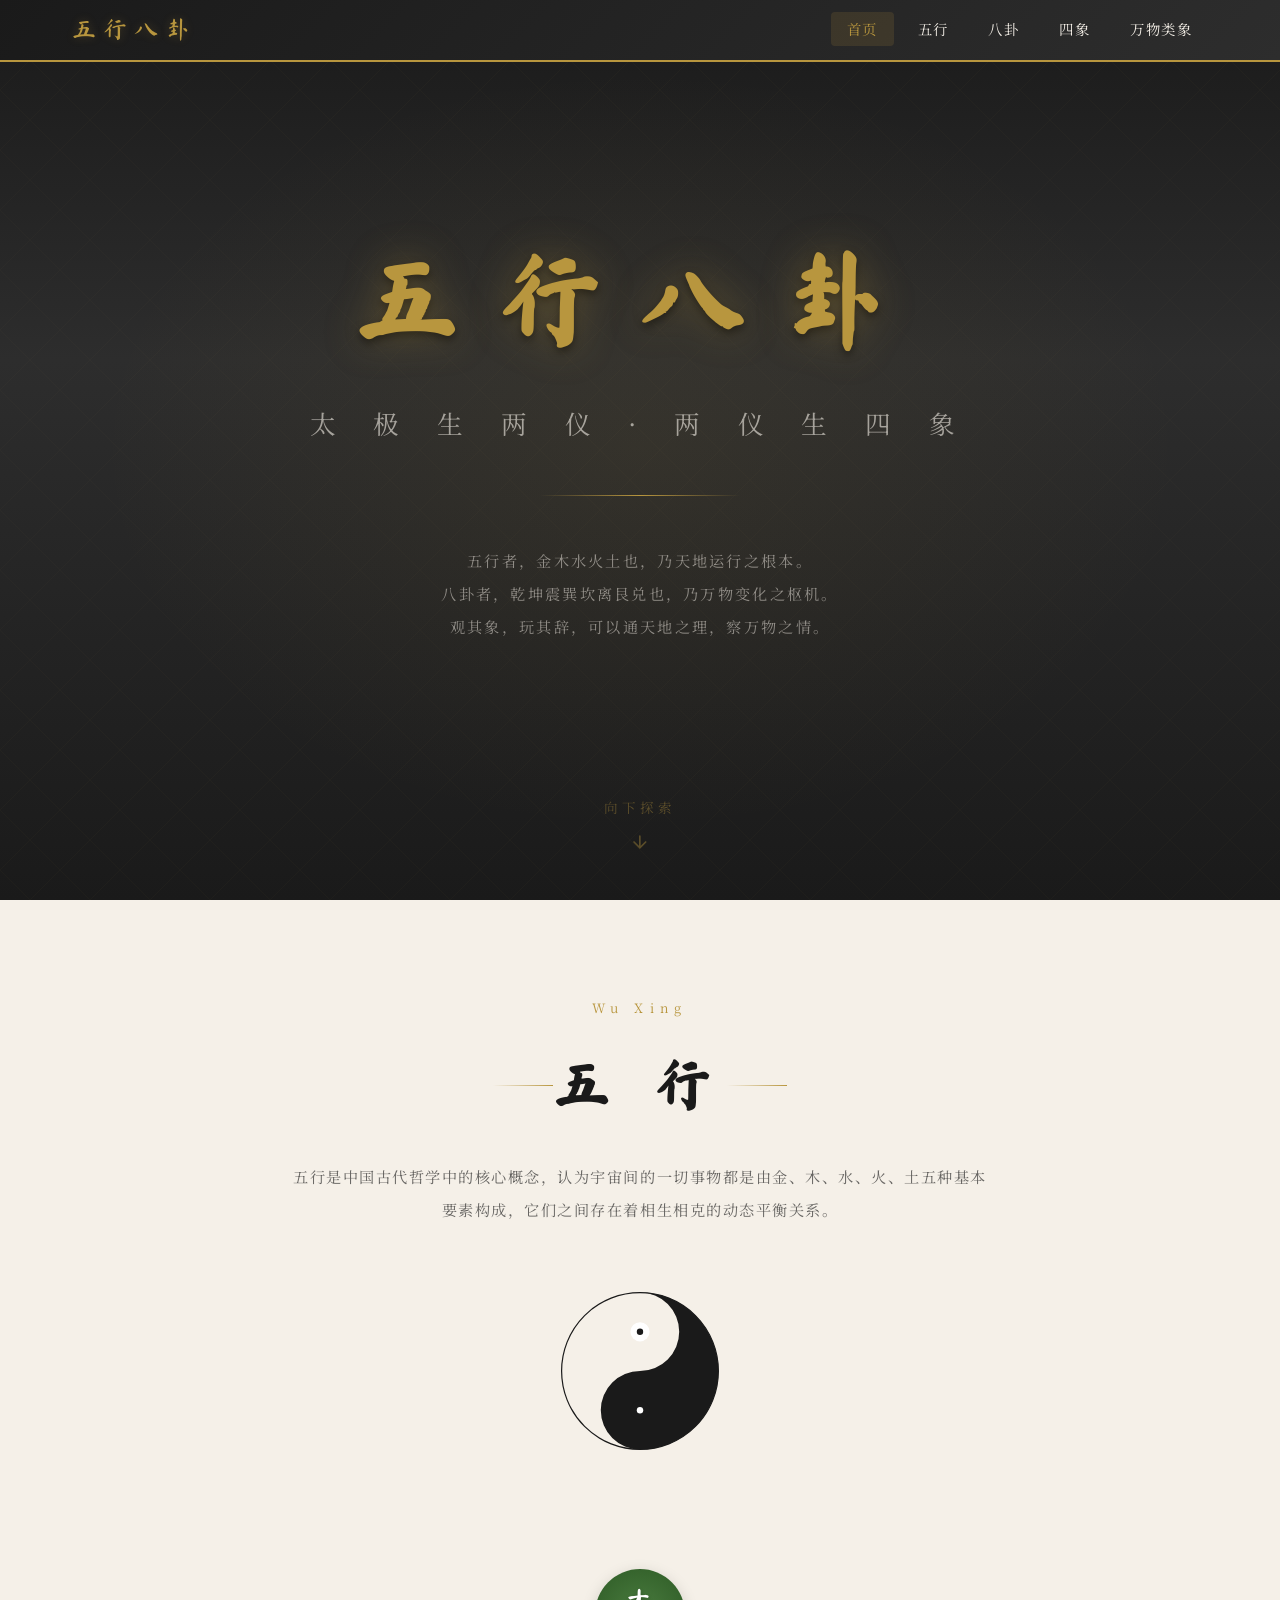
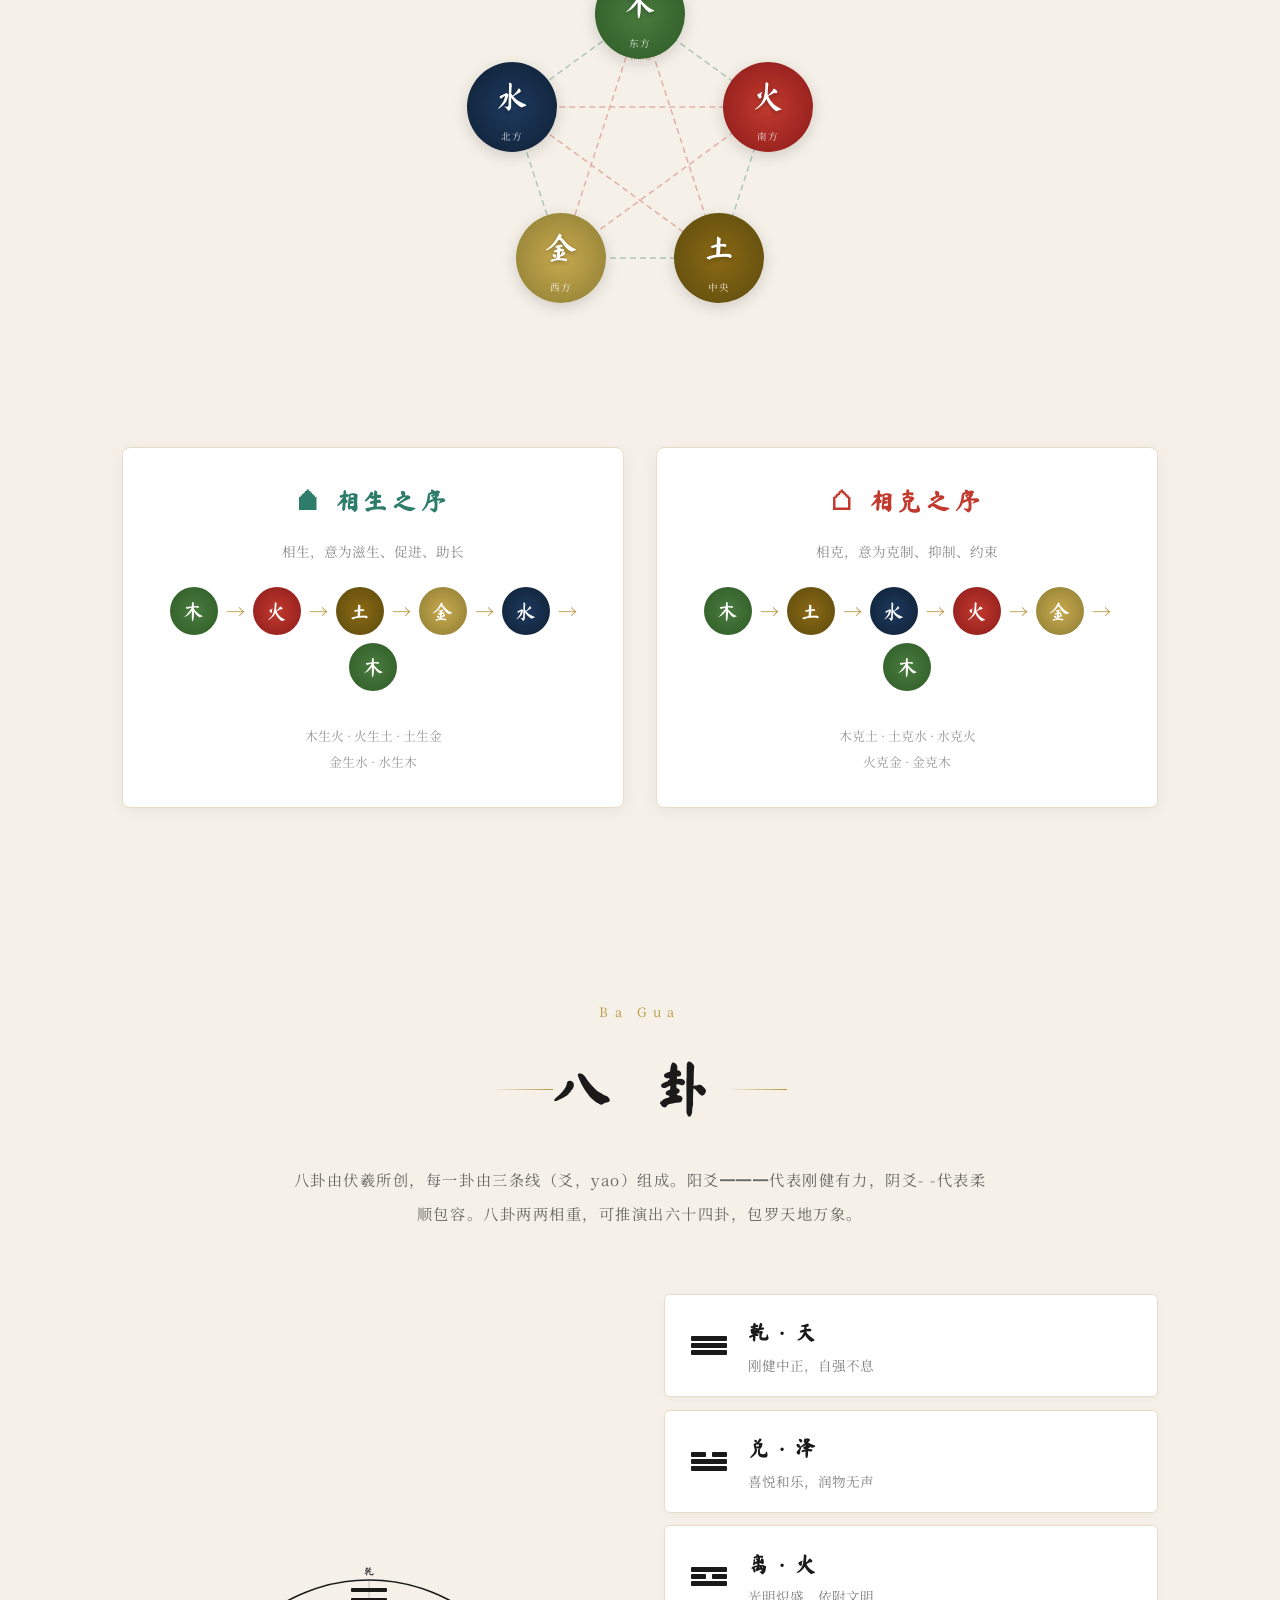
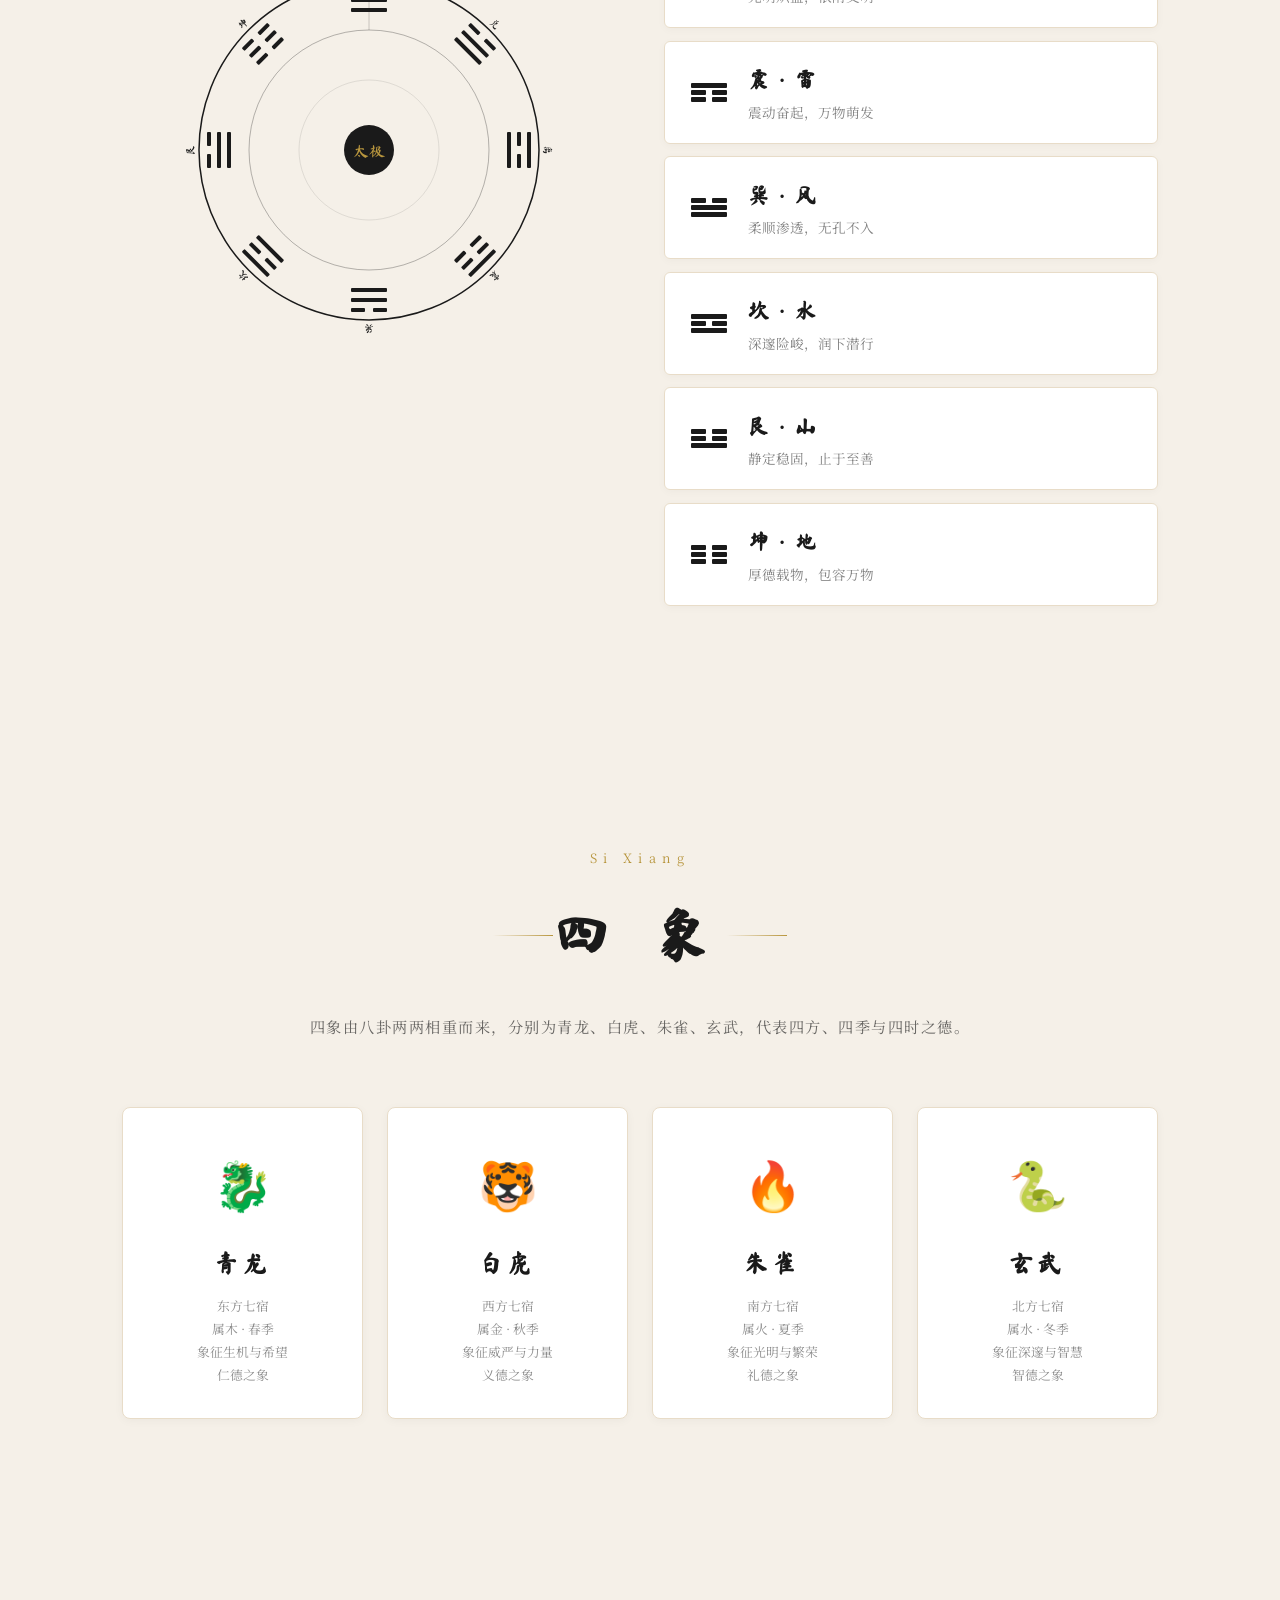
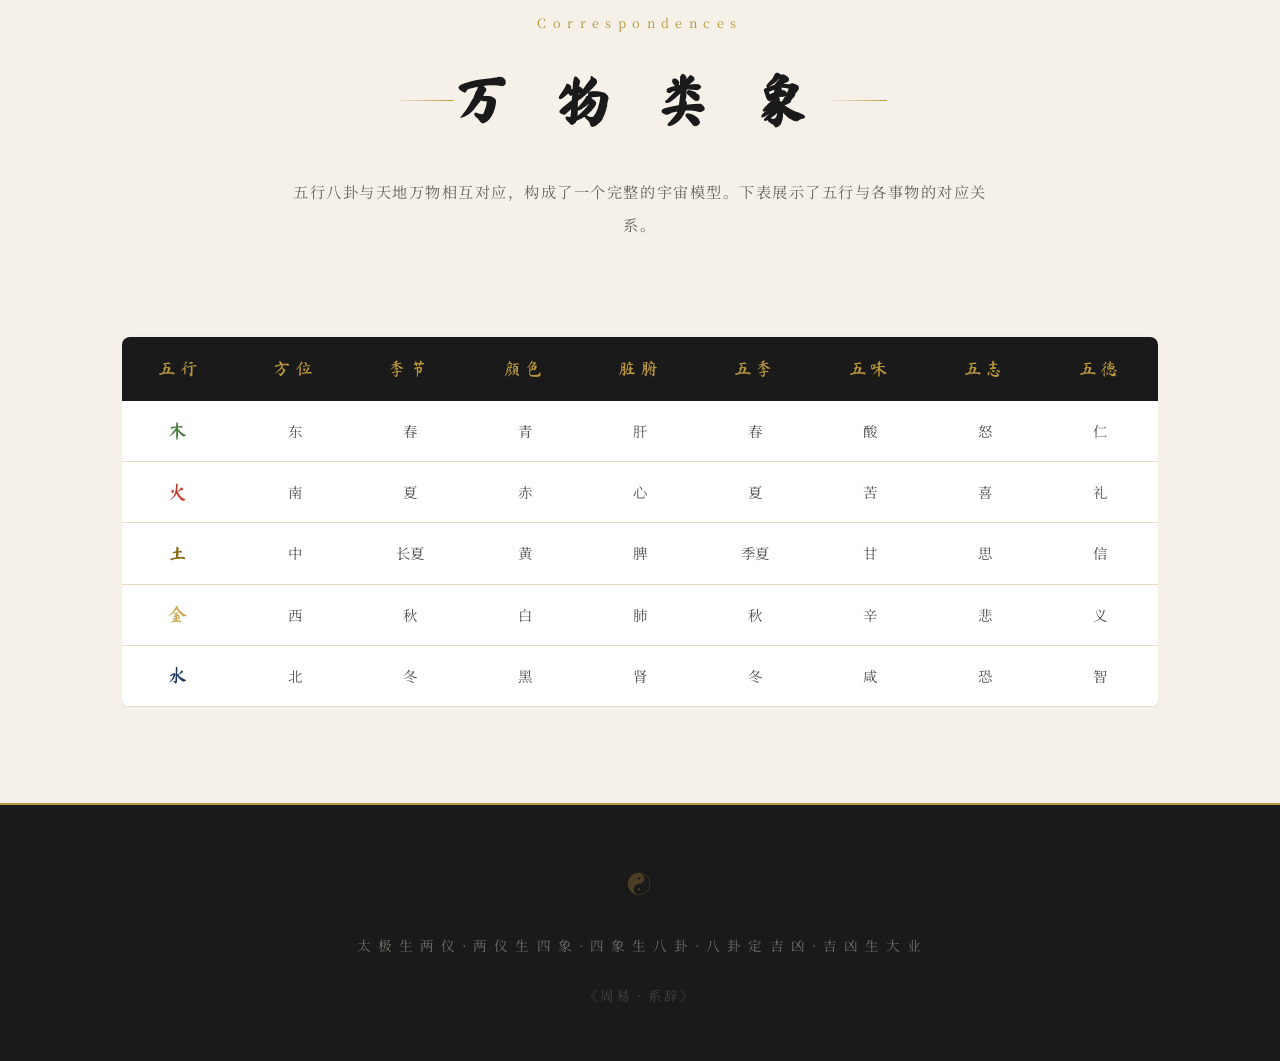
<file: 58.html>
<!DOCTYPE html>
<html lang="zh-CN">
<head>
<meta charset="UTF-8">
<meta name="viewport" content="width=device-width, initial-scale=1.0">
<title>五行八卦图说</title>
<style>
@import url('https://fonts.googleapis.com/css2?family=Noto+Serif+SC:wght@400;600;700;900&family=Ma+Shan+Zheng&display=swap');

:root {
  --ink: #1a1a1a;
  --parchment: #f5f0e8;
  --parchment-dark: #e8dcc8;
  --cinnabar: #c23a2e;
  --gold: #b8963e;
  --jade: #2d7d6a;
  --deep-blue: #1e3a5f;
}

* { margin: 0; padding: 0; box-sizing: border-box; }
html { scroll-behavior: smooth; }
body {
  font-family: 'Noto Serif SC', 'SimSun', serif;
  background: var(--parchment);
  color: var(--ink);
  line-height: 1.8;
  overflow-x: hidden;
}
body::before {
  content: '';
  position: fixed;
  inset: 0;
  background:
    radial-gradient(ellipse at 20% 50%, rgba(184,150,62,0.03) 0%, transparent 50%),
    radial-gradient(ellipse at 80% 20%, rgba(194,58,46,0.03) 0%, transparent 50%);
  pointer-events: none;
  z-index: -1;
}
::-webkit-scrollbar { width: 8px; }
::-webkit-scrollbar-track { background: var(--parchment-dark); }
::-webkit-scrollbar-thumb { background: var(--gold); border-radius: 4px; }

/* Navigation */
nav {
  position: fixed; top: 0; left: 0; right: 0; z-index: 1000;
  background: linear-gradient(135deg, #1a1a1a 0%, #2d2d2d 100%);
  border-bottom: 2px solid var(--gold);
  transition: all 0.3s ease;
}
nav.scrolled { box-shadow: 0 4px 20px rgba(0,0,0,0.3); }
.nav-inner {
  max-width: 1200px; margin: 0 auto;
  display: flex; align-items: center; justify-content: space-between;
  padding: 0 2rem; height: 60px;
}
.nav-title {
  font-family: 'Ma Shan Zheng', cursive;
  color: var(--gold); font-size: 1.5rem; letter-spacing: 0.3em;
  text-shadow: 0 0 10px rgba(184,150,62,0.3);
}
.nav-links { display: flex; gap: 0.5rem; list-style: none; }
.nav-links a {
  color: var(--parchment); text-decoration: none;
  padding: 0.4rem 1rem; font-size: 0.9rem; border-radius: 4px;
  transition: all 0.3s; letter-spacing: 0.1em;
}
.nav-links a:hover, .nav-links a.active {
  color: var(--gold); background: rgba(184,150,62,0.15);
}
.nav-toggle {
  display: none; background: none; border: none;
  color: var(--gold); font-size: 1.5rem; cursor: pointer; padding: 0.3rem;
}

/* Hero */
.hero {
  min-height: 100vh; display: flex; flex-direction: column;
  align-items: center; justify-content: center; text-align: center;
  position: relative;
  background:
    radial-gradient(ellipse at center, rgba(184,150,62,0.08) 0%, transparent 60%),
    linear-gradient(180deg, #1a1a1a 0%, #2d2d2d 40%, #1a1a1a 100%);
  overflow: hidden;
}
.hero-bg-pattern {
  position: absolute; inset: 0; opacity: 0.06;
  background-image: url("data:image/svg+xml,%3Csvg width='60' height='60' xmlns='http://www.w3.org/2000/svg'%3E%3Cpath d='M30 0L60 30L30 60L0 30Z' fill='none' stroke='%23b8963e' stroke-width='0.5'/%3E%3C/svg%3E");
  animation: patternDrift 60s linear infinite;
}
@keyframes patternDrift { to { background-position: 60px 60px; } }
.hero-content { position: relative; z-index: 1; }
.hero-title {
  font-family: 'Ma Shan Zheng', cursive;
  font-size: clamp(3rem, 8vw, 7rem); color: var(--gold);
  letter-spacing: 0.4em;
  text-shadow: 0 0 40px rgba(184,150,62,0.4), 0 4px 8px rgba(0,0,0,0.5);
  margin-bottom: 0.5rem; animation: titleGlow 3s ease-in-out infinite alternate;
}
@keyframes titleGlow {
  from { text-shadow: 0 0 20px rgba(184,150,62,0.2), 0 4px 8px rgba(0,0,0,0.5); }
  to { text-shadow: 0 0 60px rgba(184,150,62,0.6), 0 4px 8px rgba(0,0,0,0.5), 0 0 100px rgba(184,150,62,0.2); }
}
.hero-subtitle {
  font-family: 'Noto Serif SC', serif;
  font-size: clamp(1rem, 2.5vw, 1.6rem);
  color: rgba(245,240,232,0.6); letter-spacing: 0.6em;
  margin-bottom: 3rem; font-weight: 400;
}
.hero-divider { width: 200px; height: 1px;
  background: linear-gradient(90deg, transparent, var(--gold), transparent);
  margin: 0 auto 3rem;
}
.hero-desc {
  max-width: 600px; color: rgba(245,240,232,0.5);
  font-size: 0.95rem; line-height: 2.2; letter-spacing: 0.15em;
  margin: 0 auto 3rem;
}
.scroll-hint {
  position: absolute; bottom: 3rem; left: 50%; transform: translateX(-50%);
  color: rgba(184,150,62,0.4); font-size: 0.85rem; letter-spacing: 0.3em;
  animation: scrollBounce 2s ease-in-out infinite;
  display: flex; flex-direction: column; align-items: center; gap: 0.8rem;
}
@keyframes scrollBounce {
  0%, 100% { transform: translateX(-50%) translateY(0); opacity: 0.4; }
  50% { transform: translateX(-50%) translateY(8px); opacity: 0.8; }
}

/* Sections */
.section {
  max-width: 1100px; margin: 0 auto;
  padding: 6rem 2rem;
  opacity: 0; transform: translateY(30px);
  transition: all 0.8s cubic-bezier(0.25, 0.46, 0.45, 0.94);
}
.section.visible { opacity: 1; transform: translateY(0); }
.section-header { text-align: center; margin-bottom: 4rem; }
.section-label {
  font-size: 0.8rem; color: var(--gold);
  letter-spacing: 0.5em; margin-bottom: 1rem; display: block;
}
.section-title {
  font-family: 'Ma Shan Zheng', cursive;
  font-size: clamp(2rem, 5vw, 3.5rem); color: var(--ink);
  letter-spacing: 0.3em; margin-bottom: 1.5rem;
  position: relative; display: inline-block;
}
.section-title::before, .section-title::after {
  content: ''; position: absolute; top: 50%;
  width: 60px; height: 1px;
  background: linear-gradient(90deg, transparent, var(--gold));
}
.section-title::before { right: 100%; }
.section-title::after { left: 100%; }
.section-intro {
  max-width: 700px; margin: 0 auto;
  color: rgba(26,26,26,0.65); font-size: 0.95rem;
  line-height: 2.2; letter-spacing: 0.1em;
}
.ornament {
  display: flex; align-items: center; justify-content: center;
  gap: 1rem; margin: 2rem 0; color: var(--gold);
  opacity: 0.4; font-size: 0.8rem;
}
.ornament::before, .ornament::after {
  content: ''; flex: 1; max-width: 120px; height: 1px;
  background: linear-gradient(90deg, transparent, var(--gold), transparent);
}

/* Wuxing */
.wuxing-container {
  position: relative; display: flex;
  justify-content: center; align-items: center;
  min-height: 500px; margin: 3rem 0;
}
.wuxing-svg-wrap {
  position: relative; width: 460px; height: 460px;
}
.wuxing-svg-wrap svg { width: 100%; height: 100%; }
.element-node {
  position: absolute; width: 90px; height: 90px;
  border-radius: 50%; display: flex; flex-direction: column;
  align-items: center; justify-content: center;
  cursor: pointer; transition: all 0.4s;
  box-shadow: 0 4px 15px rgba(0,0,0,0.15); z-index: 10;
}
.element-node:hover { transform: scale(1.15); z-index: 20; }
.element-node .char {
  font-family: 'Ma Shan Zheng', cursive; font-size: 2rem;
  color: white; text-shadow: 0 2px 4px rgba(0,0,0,0.3);
  pointer-events: none;
}
.element-node .label {
  font-size: 0.6rem; color: rgba(255,255,255,0.85);
  margin-top: 2px; letter-spacing: 0.15em; pointer-events: none;
}
.element-node[data-element="wood"] { background: radial-gradient(circle, #4a7c3f, #2d5a25); }
.element-node[data-element="fire"] { background: radial-gradient(circle, #c23a2e, #8b1a1a); }
.element-node[data-element="earth"] { background: radial-gradient(circle, #8b6914, #5a4a0e); }
.element-node[data-element="metal"] { background: radial-gradient(circle, #c9a94e, #8b7d34); }
.element-node[data-element="water"] { background: radial-gradient(circle, #1e3a5f, #0e1f33); }

.element-detail-panel {
  display: none; background: white; border: 1px solid var(--parchment-dark);
  border-radius: 8px; padding: 2.5rem; margin-top: 2rem;
  box-shadow: 0 8px 30px rgba(0,0,0,0.08); position: relative; overflow: hidden;
}
.element-detail-panel.active { display: block; animation: fadeIn 0.4s ease; }
@keyframes fadeIn { from { opacity: 0; transform: translateY(10px); } to { opacity: 1; transform: translateY(0); } }
.element-detail-panel::before {
  content: ''; position: absolute; top: 0; left: 0; right: 0; height: 3px;
}
.element-detail-panel[data-el="wood"]::before { background: #4a7c3f; }
.element-detail-panel[data-el="fire"]::before { background: #c23a2e; }
.element-detail-panel[data-el="earth"]::before { background: #8b6914; }
.element-detail-panel[data-el="metal"]::before { background: #c9a94e; }
.element-detail-panel[data-el="water"]::before { background: #1e3a5f; }
.detail-title {
  font-family: 'Ma Shan Zheng', cursive; font-size: 2rem;
  letter-spacing: 0.3em; margin-bottom: 1rem;
}
.detail-grid {
  display: grid; grid-template-columns: repeat(auto-fit, minmax(140px, 1fr));
  gap: 1.2rem; margin-top: 1.5rem;
}
.detail-item {
  text-align: center; padding: 1rem;
  background: var(--parchment); border-radius: 6px;
}
.detail-item .tag {
  font-size: 0.7rem; color: var(--gold);
  letter-spacing: 0.2em; margin-bottom: 0.4rem;
}
.detail-item .val { font-size: 1rem; color: var(--ink); font-weight: 600; }

.cycle-tables { display: grid; grid-template-columns: 1fr 1fr; gap: 2rem; margin-top: 3rem; }
.cycle-card {
  background: white; border-radius: 8px; padding: 2rem;
  border: 1px solid var(--parchment-dark);
  box-shadow: 0 4px 15px rgba(0,0,0,0.05);
}
.cycle-card h3 {
  font-family: 'Ma Shan Zheng', cursive; font-size: 1.5rem;
  letter-spacing: 0.2em; margin-bottom: 1rem; text-align: center;
}
.cycle-card h3.generative { color: var(--jade); }
.cycle-card h3.overcoming { color: var(--cinnabar); }
.cycle-chain {
  display: flex; align-items: center; justify-content: center;
  gap: 0.5rem; flex-wrap: wrap; padding: 1rem 0;
}
.cycle-chain .node {
  width: 48px; height: 48px; border-radius: 50%;
  display: flex; align-items: center; justify-content: center;
  font-family: 'Ma Shan Zheng', cursive; font-size: 1.3rem;
  color: white; cursor: pointer; transition: all 0.3s;
}
.cycle-chain .node:hover { transform: scale(1.1); }
.cycle-chain .arrow { color: var(--gold); font-size: 1.2rem; }

/* Bagua */
.bagua-layout { display: grid; grid-template-columns: 1fr 1fr; gap: 3rem; align-items: center; margin: 3rem 0; }
.bagua-diagram { display: flex; justify-content: center; align-items: center; }
.bagua-diagram svg { width: 380px; height: 380px; }
.bagua-list { display: flex; flex-direction: column; gap: 0.8rem; }
.bagua-item {
  display: flex; align-items: center; gap: 1.2rem;
  padding: 1.2rem 1.5rem; background: white;
  border: 1px solid var(--parchment-dark); border-radius: 6px;
  cursor: pointer; transition: all 0.3s;
  box-shadow: 0 2px 8px rgba(0,0,0,0.03);
}
.bagua-item:hover {
  transform: translateX(6px);
  border-color: var(--gold);
  box-shadow: 0 4px 15px rgba(0,0,0,0.08);
}
.bagua-item.active {
  border-color: var(--gold); background: linear-gradient(135deg, rgba(184,150,62,0.05), transparent);
}
.bagua-trigram { display: flex; flex-direction: column; align-items: center; gap: 2px; min-width: 40px; }
.bagua-trigram .line { width: 36px; height: 5px; border-radius: 1px; }
.bagua-trigram .line.yang { background: var(--ink); }
.bagua-trigram .line.yin {
  background: transparent; position: relative;
}
.bagua-trigram .line.yin::before, .bagua-trigram .line.yin::after {
  content: ''; position: absolute;
  height: 5px; background: var(--ink); border-radius: 1px;
  width: 42%;
}
.bagua-trigram .line.yin::before { left: 0; }
.bagua-trigram .line.yin::after { right: 0; }
.bagua-info h4 {
  font-family: 'Ma Shan Zheng', cursive; font-size: 1.3rem;
  letter-spacing: 0.15em; margin-bottom: 0.2rem;
}
.bagua-info p { font-size: 0.85rem; color: rgba(26,26,26,0.55); line-height: 1.6; }

.bagua-detail-panel {
  display: none; background: white; border-radius: 8px; padding: 2.5rem;
  margin-top: 2rem; border: 1px solid var(--parchment-dark);
  box-shadow: 0 8px 30px rgba(0,0,0,0.08);
}
.bagua-detail-panel.active { display: block; animation: fadeIn 0.4s ease; }
.bagua-detail-header {
  display: flex; align-items: center; gap: 1.5rem;
  margin-bottom: 1.5rem; padding-bottom: 1.5rem;
  border-bottom: 1px solid var(--parchment-dark);
}
.bagua-detail-header .trigram-big { display: flex; flex-direction: column; align-items: center; gap: 3px; }
.bagua-detail-header .trigram-big .line { width: 50px; height: 6px; border-radius: 1px; }
.bagua-detail-header .trigram-big .line.yang { background: var(--ink); }
.bagua-detail-header .trigram-big .line.yin {
  background: transparent; position: relative;
}
.bagua-detail-header .trigram-big .line.yin::before,
.bagua-detail-header .trigram-big .line.yin::after {
  content: ''; position: absolute;
  height: 6px; background: var(--ink); border-radius: 1px;
  width: 42%;
}
.bagua-detail-header .trigram-big .line.yin::before { left: 0; }
.bagua-detail-header .trigram-big .line.yin::after { right: 0; }
.bagua-detail-header h3 {
  font-family: 'Ma Shan Zheng', cursive; font-size: 2rem;
  letter-spacing: 0.3em;
}
.bagua-detail-header .desc { color: rgba(26,26,26,0.55); font-size: 0.9rem; }

/* Taiji */
.taiji-wrap { display: flex; justify-content: center; margin: 2rem 0; }
.taiji-svg { width: 160px; height: 160px; animation: taijiSpin 20s linear infinite; }
@keyframes taijiSpin { to { transform: rotate(360deg); } }

/* Sixiang */
.sixiang-grid { display: grid; grid-template-columns: repeat(4, 1fr); gap: 1.5rem; margin-top: 2rem; }
.sixiang-card {
  text-align: center; padding: 2rem 1.5rem; background: white;
  border: 1px solid var(--parchment-dark); border-radius: 8px;
  box-shadow: 0 2px 10px rgba(0,0,0,0.04);
  transition: all 0.3s; cursor: default;
}
.sixiang-card:hover { transform: translateY(-5px); box-shadow: 0 8px 25px rgba(0,0,0,0.08); }
.sixiang-icon { font-size: 3rem; margin-bottom: 1rem; display: block; }
.sixiang-card h4 {
  font-family: 'Ma Shan Zheng', cursive; font-size: 1.5rem;
  letter-spacing: 0.2em; margin-bottom: 0.5rem;
}
.sixiang-card p { font-size: 0.8rem; color: rgba(26,26,26,0.5); line-height: 1.8; }

/* Correspondence table */
.correspondence-table {
  width: 100%; border-collapse: collapse; margin-top: 2rem;
  background: white; border-radius: 8px; overflow: hidden;
  box-shadow: 0 4px 15px rgba(0,0,0,0.05);
}
.correspondence-table th {
  background: #1a1a1a; color: var(--gold); padding: 1rem;
  font-family: 'Ma Shan Zheng', cursive; font-size: 1.1rem;
  letter-spacing: 0.2em; font-weight: 400;
}
.correspondence-table td {
  padding: 0.8rem 1rem; text-align: center;
  border-bottom: 1px solid var(--parchment-dark);
  font-size: 0.9rem; color: rgba(26,26,26,0.75);
  transition: background 0.2s;
}
.correspondence-table tr:hover td { background: rgba(184,150,62,0.04); }
.correspondence-table tr td:first-child {
  font-family: 'Ma Shan Zheng', cursive; font-size: 1.2rem;
  letter-spacing: 0.2em; color: var(--ink);
}

/* Footer */
footer {
  background: #1a1a1a; color: rgba(245,240,232,0.4);
  text-align: center; padding: 3rem 2rem; font-size: 0.85rem;
  letter-spacing: 0.15em; line-height: 2.5;
  border-top: 2px solid var(--gold);
}
footer .footer-ornament { color: var(--gold); opacity: 0.3; font-size: 1.5rem; margin-bottom: 1rem; }

/* Responsive */
@media (max-width: 900px) {
  .bagua-layout { grid-template-columns: 1fr; }
  .sixiang-grid { grid-template-columns: repeat(2, 1fr); }
  .cycle-tables { grid-template-columns: 1fr; }
  .nav-links { display: none; }
  .nav-toggle { display: block; }
  .nav-links.open { display: flex; position: absolute; top: 60px; left: 0; right: 0; background: #1a1a1a; flex-direction: column; padding: 1rem; border-bottom: 2px solid var(--gold); }
  .wuxing-svg-wrap { width: 460px; height: 460px; transform: scale(0.74); transform-origin: center center; }
  .detail-grid { grid-template-columns: repeat(2, 1fr); }
  .correspondence-table { font-size: 0.8rem; }
  .correspondence-table th, .correspondence-table td { padding: 0.5rem 0.3rem; }
}
@media (max-width: 500px) {
  .sixiang-grid { grid-template-columns: 1fr; }
  .wuxing-svg-wrap { width: 460px; height: 460px; transform: scale(0.6); transform-origin: center center; }
  .element-node { width: 65px; height: 65px; }
  .element-node .char { font-size: 1.5rem; }
}
</style>
</head>
<body>

<nav id="navbar">
  <div class="nav-inner">
    <span class="nav-title">五行八卦</span>
    <button class="nav-toggle" onclick="document.querySelector('.nav-links').classList.toggle('open')" aria-label="menu">&#9776;</button>
    <ul class="nav-links">
      <li><a href="#hero">首页</a></li>
      <li><a href="#wuxing">五行</a></li>
      <li><a href="#bagua">八卦</a></li>
      <li><a href="#sixiang">四象</a></li>
      <li><a href="#correspondence">万物类象</a></li>
    </ul>
  </div>
</nav>

<!-- Hero -->
<section class="hero" id="hero">
  <div class="hero-bg-pattern"></div>
  <div class="hero-content">
    <h1 class="hero-title">五行八卦</h1>
    <p class="hero-subtitle">太 极 生 两 仪 &middot; 两 仪 生 四 象</p>
    <div class="hero-divider"></div>
    <p class="hero-desc">
      五行者，金木水火土也，乃天地运行之根本。<br>
      八卦者，乾坤震巽坎离艮兑也，乃万物变化之枢机。<br>
      观其象，玩其辞，可以通天地之理，察万物之情。
    </p>
  </div>
  <div class="scroll-hint">
    <span>向下探索</span>
    <svg viewBox="0 0 24 24" fill="none" stroke-width="2" stroke-linecap="round" style="width:20px;height:20px;stroke:rgba(184,150,62,0.4)">
      <path d="M12 5v14M5 12l7 7 7-7"/>
    </svg>
  </div>
</section>

<!-- Wuxing Section -->
<section class="section" id="wuxing">
  <div class="section-header">
    <span class="section-label">Wu Xing</span>
    <h2 class="section-title">五 行</h2>
    <p class="section-intro">
      五行是中国古代哲学中的核心概念，认为宇宙间的一切事物都是由金、木、水、火、土五种基本要素构成，它们之间存在着相生相克的动态平衡关系。
    </p>
  </div>

  <!-- Taiji -->
  <div class="taiji-wrap">
    <svg class="taiji-svg" viewBox="0 0 200 200">
      <circle cx="100" cy="100" r="98" fill="none" stroke="#1a1a1a" stroke-width="1.5"/>
      <path d="M100 2A98 98 0 0 1 100 198A49 49 0 0 1 100 100A49 49 0 0 0 100 2" fill="#1a1a1a"/>
      <circle cx="100" cy="51" r="12" fill="white"/>
      <circle cx="100" cy="51" r="4" fill="#1a1a1a"/>
      <circle cx="100" cy="149" r="12" fill="#1a1a1a"/>
      <circle cx="100" cy="149" r="4" fill="white"/>
    </svg>
  </div>

  <div class="wuxing-container">
    <div class="wuxing-svg-wrap">
      <svg viewBox="0 0 460 460">
        <defs>
          <marker id="arrowGreen" markerWidth="8" markerHeight="6" refX="8" refY="3" orient="auto">
            <path d="M0,0 L8,3 L0,6" fill="#2d7d6a"/>
          </marker>
          <marker id="arrowRed" markerWidth="8" markerHeight="6" refX="8" refY="3" orient="auto">
            <path d="M0,0 L8,3 L0,6" fill="#c23a2e"/>
          </marker>
        </defs>
        <!-- Generating cycle (wood→fire→earth→metal→water) - pentagon edges -->
        <path d="M230 95 L358 188 L309 339 L151 339 L102 188 Z" fill="none" stroke="#2d7d6a" stroke-width="1.5" stroke-dasharray="6,4" opacity="0.35"/>
        <text x="230" y="110" text-anchor="middle" fill="#2d7d6a" font-size="11" opacity="0.5">相生</text>
        <!-- Overcoming cycle (wood→earth→water→fire→metal) - pentagon diagonals -->
        <path d="M230 95 L309 339 L102 188 L358 188 L151 339 Z" fill="none" stroke="#c23a2e" stroke-width="1.5" stroke-dasharray="6,4" opacity="0.35"/>
        <text x="230" y="140" text-anchor="middle" fill="#c23a2e" font-size="11" opacity="0.5">相克</text>
      </svg>
      <!-- Five elements in regular pentagon, clockwise: wood-fire-earth-metal-water -->
      <div class="element-node" data-element="wood" style="position:absolute;top:95px;left:230px;width:90px;height:90px;margin-left:-45px;margin-top:-45px" onclick="showElement('wood')">
        <span class="char">木</span><span class="label">东方</span>
      </div>
      <div class="element-node" data-element="fire" style="position:absolute;top:188px;left:358px;width:90px;height:90px;margin-left:-45px;margin-top:-45px" onclick="showElement('fire')">
        <span class="char">火</span><span class="label">南方</span>
      </div>
      <div class="element-node" data-element="earth" style="position:absolute;top:339px;left:309px;width:90px;height:90px;margin-left:-45px;margin-top:-45px" onclick="showElement('earth')">
        <span class="char">土</span><span class="label">中央</span>
      </div>
      <div class="element-node" data-element="metal" style="position:absolute;top:339px;left:151px;width:90px;height:90px;margin-left:-45px;margin-top:-45px" onclick="showElement('metal')">
        <span class="char">金</span><span class="label">西方</span>
      </div>
      <div class="element-node" data-element="water" style="position:absolute;top:188px;left:102px;width:90px;height:90px;margin-left:-45px;margin-top:-45px" onclick="showElement('water')">
        <span class="char">水</span><span class="label">北方</span>
      </div>
    </div>
  </div>

  <!-- Detail panels -->
  <div class="element-detail-panel" id="detail-wood" data-el="wood">
    <h3 class="detail-title" style="color:#4a7c3f">木</h3>
    <p>木曰曲直，谓树木生生不息，向上向外舒展之象。木性仁慈，主生发、条达，为万物之首。</p>
    <div class="detail-grid">
      <div class="detail-item"><div class="tag">方位</div><div class="val">东方</div></div>
      <div class="detail-item"><div class="tag">季节</div><div class="val">春</div></div>
      <div class="detail-item"><div class="tag">颜色</div><div class="val">青</div></div>
      <div class="detail-item"><div class="tag">脏腑</div><div class="val">肝、胆</div></div>
      <div class="detail-item"><div class="tag">情感</div><div class="val">怒</div></div>
      <div class="detail-item"><div class="tag">五味</div><div class="val">酸</div></div>
    </div>
  </div>
  <div class="element-detail-panel" id="detail-fire" data-el="fire">
    <h3 class="detail-title" style="color:#c23a2e">火</h3>
    <p>火曰炎上，谓火热炎烧，向上升腾之象。火性炎上，光明热烈，主升发、温暖万物。</p>
    <div class="detail-grid">
      <div class="detail-item"><div class="tag">方位</div><div class="val">南方</div></div>
      <div class="detail-item"><div class="tag">季节</div><div class="val">夏</div></div>
      <div class="detail-item"><div class="tag">颜色</div><div class="val">赤</div></div>
      <div class="detail-item"><div class="tag">脏腑</div><div class="val">心、小肠</div></div>
      <div class="detail-item"><div class="tag">情感</div><div class="val">喜</div></div>
      <div class="detail-item"><div class="tag">五味</div><div class="val">苦</div></div>
    </div>
  </div>
  <div class="element-detail-panel" id="detail-earth" data-el="earth">
    <h3 class="detail-title" style="color:#8b6914">土</h3>
    <p>土爰稼穑，谓土地能生长、收获五谷。土性敦厚，主承载、化育，为万物之母。</p>
    <div class="detail-grid">
      <div class="detail-item"><div class="tag">方位</div><div class="val">中央</div></div>
      <div class="detail-item"><div class="tag">季节</div><div class="val">长夏</div></div>
      <div class="detail-item"><div class="tag">颜色</div><div class="val">黄</div></div>
      <div class="detail-item"><div class="tag">脏腑</div><div class="val">脾、胃</div></div>
      <div class="detail-item"><div class="tag">情感</div><div class="val">思</div></div>
      <div class="detail-item"><div class="tag">五味</div><div class="val">甘</div></div>
    </div>
  </div>
  <div class="element-detail-panel" id="detail-metal" data-el="metal">
    <h3 class="detail-title" style="color:#c9a94e">金</h3>
    <p>金曰从革，谓金能变革、收敛。金性刚毅，主肃杀、清洁，象征坚毅与决断。</p>
    <div class="detail-grid">
      <div class="detail-item"><div class="tag">方位</div><div class="val">西方</div></div>
      <div class="detail-item"><div class="tag">季节</div><div class="val">秋</div></div>
      <div class="detail-item"><div class="tag">颜色</div><div class="val">白</div></div>
      <div class="detail-item"><div class="tag">脏腑</div><div class="val">肺、大肠</div></div>
      <div class="detail-item"><div class="tag">情感</div><div class="val">悲</div></div>
      <div class="detail-item"><div class="tag">五味</div><div class="val">辛</div></div>
    </div>
  </div>
  <div class="element-detail-panel" id="detail-water" data-el="water">
    <h3 class="detail-title" style="color:#1e3a5f">水</h3>
    <p>水曰润下，谓水能滋润、下行。水性聪慧，主潜藏、寒冷，象征深邃与包容。</p>
    <div class="detail-grid">
      <div class="detail-item"><div class="tag">方位</div><div class="val">北方</div></div>
      <div class="detail-item"><div class="tag">季节</div><div class="val">冬</div></div>
      <div class="detail-item"><div class="tag">颜色</div><div class="val">黑</div></div>
      <div class="detail-item"><div class="tag">脏腑</div><div class="val">肾、膀胱</div></div>
      <div class="detail-item"><div class="tag">情感</div><div class="val">恐</div></div>
      <div class="detail-item"><div class="tag">五味</div><div class="val">咸</div></div>
    </div>
  </div>

  <!-- Cycle tables -->
  <div class="cycle-tables">
    <div class="cycle-card">
      <h3 class="generative">☗ 相生之序</h3>
      <p style="text-align:center;color:rgba(26,26,26,0.5);font-size:0.85rem;margin-bottom:0.5rem">相生，意为滋生、促进、助长</p>
      <div class="cycle-chain">
        <span class="node" style="background:radial-gradient(circle,#4a7c3f,#2d5a25)" title="木">木</span>
        <span class="arrow">→</span>
        <span class="node" style="background:radial-gradient(circle,#c23a2e,#8b1a1a)" title="火">火</span>
        <span class="arrow">→</span>
        <span class="node" style="background:radial-gradient(circle,#8b6914,#5a4a0e)" title="土">土</span>
        <span class="arrow">→</span>
        <span class="node" style="background:radial-gradient(circle,#c9a94e,#8b7d34)" title="金">金</span>
        <span class="arrow">→</span>
        <span class="node" style="background:radial-gradient(circle,#1e3a5f,#0e1f33)" title="水">水</span>
        <span class="arrow">→</span>
        <span class="node" style="background:radial-gradient(circle,#4a7c3f,#2d5a25)" title="木">木</span>
      </div>
      <p style="text-align:center;color:rgba(26,26,26,0.45);font-size:0.8rem;margin-top:1rem;line-height:2">
        木生火 &middot; 火生土 &middot; 土生金<br>
        金生水 &middot; 水生木
      </p>
    </div>
    <div class="cycle-card">
      <h3 class="overcoming">☖ 相克之序</h3>
      <p style="text-align:center;color:rgba(26,26,26,0.5);font-size:0.85rem;margin-bottom:0.5rem">相克，意为克制、抑制、约束</p>
      <div class="cycle-chain">
        <span class="node" style="background:radial-gradient(circle,#4a7c3f,#2d5a25)" title="木">木</span>
        <span class="arrow">→</span>
        <span class="node" style="background:radial-gradient(circle,#8b6914,#5a4a0e)" title="土">土</span>
        <span class="arrow">→</span>
        <span class="node" style="background:radial-gradient(circle,#1e3a5f,#0e1f33)" title="水">水</span>
        <span class="arrow">→</span>
        <span class="node" style="background:radial-gradient(circle,#c23a2e,#8b1a1a)" title="火">火</span>
        <span class="arrow">→</span>
        <span class="node" style="background:radial-gradient(circle,#c9a94e,#8b7d34)" title="金">金</span>
        <span class="arrow">→</span>
        <span class="node" style="background:radial-gradient(circle,#4a7c3f,#2d5a25)" title="木">木</span>
      </div>
      <p style="text-align:center;color:rgba(26,26,26,0.45);font-size:0.8rem;margin-top:1rem;line-height:2">
        木克土 &middot; 土克水 &middot; 水克火<br>
        火克金 &middot; 金克木
      </p>
    </div>
  </div>
</section>

<!-- Bagua Section -->
<section class="section" id="bagua">
  <div class="section-header">
    <span class="section-label">Ba Gua</span>
    <h2 class="section-title">八 卦</h2>
    <p class="section-intro">
      八卦由伏羲所创，每一卦由三条线（爻，yao）组成。阳爻━━━代表刚健有力，阴爻- -代表柔顺包容。八卦两两相重，可推演出六十四卦，包罗天地万象。
    </p>
  </div>

  <div class="bagua-layout">
    <div class="bagua-diagram">
      <svg viewBox="0 0 380 380">
        <!-- Bagua arrangement in a circle -->
        <circle cx="190" cy="190" r="170" fill="none" stroke="#1a1a1a" stroke-width="1.5"/>
        <circle cx="190" cy="190" r="120" fill="none" stroke="#1a1a1a" stroke-width="1" opacity="0.3"/>
        <circle cx="190" cy="190" r="70" fill="none" stroke="#1a1a1a" stroke-width="0.5" opacity="0.2"/>
        <!-- Center -->
        <circle cx="190" cy="190" r="25" fill="#1a1a1a"/>
        <text x="190" y="197" text-anchor="middle" fill="var(--gold)" font-size="16" font-family="'Ma Shan Zheng', cursive">太极</text>
        <!-- 8 trigrams around the circle -->
        <!-- Each trigram at 45 degree intervals, with lines drawn radially -->
        <!-- Qian (North) - all yang -->
        <g transform="rotate(0, 190, 190)">
          <line x1="190" y1="20" x2="190" y2="70" stroke="#1a1a1a" stroke-width="1" opacity="0.2"/>
          <rect x="172" y="28" width="36" height="4" fill="#1a1a1a" rx="1"/>
          <rect x="172" y="38" width="36" height="4" fill="#1a1a1a" rx="1"/>
          <rect x="172" y="48" width="36" height="4" fill="#1a1a1a" rx="1"/>
          <text x="190" y="15" text-anchor="middle" fill="#1a1a1a" font-size="10" font-family="'Ma Shan Zheng', cursive">乾</text>
        </g>
        <!-- Xun (Northeast) - yin above, yang below (wind) - actually: yang yang yin (top to bottom)
             Wait, let me use the Later Heaven arrangement.
             After (North), Xun (Southeast), Li (South), Kun (Southwest), Dui (West), Kan (Northwest), Gen (East), Zhen (East)
             Let me use a simpler circular arrangement going clockwise from top:
             Qian(N) -> Xun(NE) -> Li(S) -> Kun(SW) -> Dui(W) -> Kan(NW) -> Gen(E) -> Zhen(E)
             Standard Later Heaven: Kan(N) Li(S) Zhen(E) Dui(W) ... but let me use a common arrangement.
             Let me use: starting from top going clockwise: 乾 兑 离 震 巽 坎 艮 坤
        -->
        <!-- 乾 Qian - top (N) - all yang --- already done above -->
        <!-- 兑 Dui (45) - top yin, mid yang, bot yang -->
        <g transform="rotate(45, 190, 190)">
          <rect x="172" y="28" width="14" height="4" fill="#1a1a1a" rx="1"/>
          <rect x="194" y="28" width="14" height="4" fill="#1a1a1a" rx="1"/>
          <rect x="172" y="38" width="36" height="4" fill="#1a1a1a" rx="1"/>
          <rect x="172" y="48" width="36" height="4" fill="#1a1a1a" rx="1"/>
          <text x="190" y="15" text-anchor="middle" fill="#1a1a1a" font-size="10" font-family="'Ma Shan Zheng', cursive">兑</text>
        </g>
        <!-- 离 Li (90) - yang, yin, yang -->
        <g transform="rotate(90, 190, 190)">
          <rect x="172" y="28" width="36" height="4" fill="#1a1a1a" rx="1"/>
          <rect x="172" y="38" width="14" height="4" fill="#1a1a1a" rx="1"/>
          <rect x="194" y="38" width="14" height="4" fill="#1a1a1a" rx="1"/>
          <rect x="172" y="48" width="36" height="4" fill="#1a1a1a" rx="1"/>
          <text x="190" y="15" text-anchor="middle" fill="#1a1a1a" font-size="10" font-family="'Ma Shan Zheng', cursive">离</text>
        </g>
        <!-- 震 Zhen (135) - yang, yin, yin -->
        <g transform="rotate(135, 190, 190)">
          <rect x="172" y="28" width="36" height="4" fill="#1a1a1a" rx="1"/>
          <rect x="172" y="38" width="14" height="4" fill="#1a1a1a" rx="1"/>
          <rect x="194" y="38" width="14" height="4" fill="#1a1a1a" rx="1"/>
          <rect x="172" y="48" width="14" height="4" fill="#1a1a1a" rx="1"/>
          <rect x="194" y="48" width="14" height="4" fill="#1a1a1a" rx="1"/>
          <text x="190" y="15" text-anchor="middle" fill="#1a1a1a" font-size="10" font-family="'Ma Shan Zheng', cursive">震</text>
        </g>
        <!-- 巽 Xun (180) - yin, yang, yang -->
        <g transform="rotate(180, 190, 190)">
          <rect x="172" y="28" width="14" height="4" fill="#1a1a1a" rx="1"/>
          <rect x="194" y="28" width="14" height="4" fill="#1a1a1a" rx="1"/>
          <rect x="172" y="38" width="36" height="4" fill="#1a1a1a" rx="1"/>
          <rect x="172" y="48" width="36" height="4" fill="#1a1a1a" rx="1"/>
          <text x="190" y="15" text-anchor="middle" fill="#1a1a1a" font-size="10" font-family="'Ma Shan Zheng', cursive">巽</text>
        </g>
        <!-- 坎 Kan (225) - yang, yin, yang -->
        <g transform="rotate(225, 190, 190)">
          <rect x="172" y="28" width="36" height="4" fill="#1a1a1a" rx="1"/>
          <rect x="172" y="38" width="14" height="4" fill="#1a1a1a" rx="1"/>
          <rect x="194" y="38" width="14" height="4" fill="#1a1a1a" rx="1"/>
          <rect x="172" y="48" width="36" height="4" fill="#1a1a1a" rx="1"/>
          <text x="190" y="15" text-anchor="middle" fill="#1a1a1a" font-size="10" font-family="'Ma Shan Zheng', cursive">坎</text>
        </g>
        <!-- 艮 Gen (270) - yin, yang, yang -->
        <g transform="rotate(270, 190, 190)">
          <rect x="172" y="28" width="14" height="4" fill="#1a1a1a" rx="1"/>
          <rect x="194" y="28" width="14" height="4" fill="#1a1a1a" rx="1"/>
          <rect x="172" y="38" width="36" height="4" fill="#1a1a1a" rx="1"/>
          <rect x="172" y="48" width="36" height="4" fill="#1a1a1a" rx="1"/>
          <text x="190" y="15" text-anchor="middle" fill="#1a1a1a" font-size="10" font-family="'Ma Shan Zheng', cursive">艮</text>
        </g>
        <!-- 坤 Kun (315) - all yin -->
        <g transform="rotate(315, 190, 190)">
          <rect x="172" y="28" width="14" height="4" fill="#1a1a1a" rx="1"/>
          <rect x="194" y="28" width="14" height="4" fill="#1a1a1a" rx="1"/>
          <rect x="172" y="38" width="14" height="4" fill="#1a1a1a" rx="1"/>
          <rect x="194" y="38" width="14" height="4" fill="#1a1a1a" rx="1"/>
          <rect x="172" y="48" width="14" height="4" fill="#1a1a1a" rx="1"/>
          <rect x="194" y="48" width="14" height="4" fill="#1a1a1a" rx="1"/>
          <text x="190" y="15" text-anchor="middle" fill="#1a1a1a" font-size="10" font-family="'Ma Shan Zheng', cursive">坤</text>
        </g>
      </svg>
    </div>

    <div class="bagua-list">
      <div class="bagua-item" onclick="showBagua('qian')" data-bagua="qian">
        <div class="bagua-trigram">
          <div class="line yang"></div>
          <div class="line yang"></div>
          <div class="line yang"></div>
        </div>
        <div class="bagua-info"><h4>乾 · 天</h4><p>刚健中正，自强不息</p></div>
      </div>
      <div class="bagua-item" onclick="showBagua('dui')" data-bagua="dui">
        <div class="bagua-trigram">
          <div class="line yin"></div>
          <div class="line yang"></div>
          <div class="line yang"></div>
        </div>
        <div class="bagua-info"><h4>兑 · 泽</h4><p>喜悦和乐，润物无声</p></div>
      </div>
      <div class="bagua-item" onclick="showBagua('li')" data-bagua="li">
        <div class="bagua-trigram">
          <div class="line yang"></div>
          <div class="line yin"></div>
          <div class="line yang"></div>
        </div>
        <div class="bagua-info"><h4>离 · 火</h4><p>光明炽盛，依附文明</p></div>
      </div>
      <div class="bagua-item" onclick="showBagua('zhen')" data-bagua="zhen">
        <div class="bagua-trigram">
          <div class="line yang"></div>
          <div class="line yin"></div>
          <div class="line yin"></div>
        </div>
        <div class="bagua-info"><h4>震 · 雷</h4><p>震动奋起，万物萌发</p></div>
      </div>
      <div class="bagua-item" onclick="showBagua('xun')" data-bagua="xun">
        <div class="bagua-trigram">
          <div class="line yin"></div>
          <div class="line yang"></div>
          <div class="line yang"></div>
        </div>
        <div class="bagua-info"><h4>巽 · 风</h4><p>柔顺渗透，无孔不入</p></div>
      </div>
      <div class="bagua-item" onclick="showBagua('kan')" data-bagua="kan">
        <div class="bagua-trigram">
          <div class="line yang"></div>
          <div class="line yin"></div>
          <div class="line yang"></div>
        </div>
        <div class="bagua-info"><h4>坎 · 水</h4><p>深邃险峻，润下潜行</p></div>
      </div>
      <div class="bagua-item" onclick="showBagua('gen')" data-bagua="gen">
        <div class="bagua-trigram">
          <div class="line yin"></div>
          <div class="line yin"></div>
          <div class="line yang"></div>
        </div>
        <div class="bagua-info"><h4>艮 · 山</h4><p>静定稳固，止于至善</p></div>
      </div>
      <div class="bagua-item" onclick="showBagua('kun')" data-bagua="kun">
        <div class="bagua-trigram">
          <div class="line yin"></div>
          <div class="line yin"></div>
          <div class="line yin"></div>
        </div>
        <div class="bagua-info"><h4>坤 · 地</h4><p>厚德载物，包容万物</p></div>
      </div>
    </div>
  </div>

  <!-- Bagua detail panels -->
  <div class="bagua-detail-panel" id="detail-qian">
    <div class="bagua-detail-header">
      <div class="trigram-big">
        <div class="line yang"></div>
        <div class="line yang"></div>
        <div class="line yang"></div>
      </div>
      <div><h3>乾 · 天</h3><p class="desc">乾为天，八卦之首，象征刚健中正、自强不息的精神。</p></div>
    </div>
    <p>乾卦由三个阳爻组成，代表纯阳之体。天行健，君子以自强不息。乾象征天、君、父、首、马、玉、金、寒、冰、大赤、良马、老马、瘠马、地黄、木果等。其数为阳九，位居西北。</p>
  </div>
  <div class="bagua-detail-panel" id="detail-dui">
    <div class="bagua-detail-header">
      <div class="trigram-big">
        <div class="line yin"></div>
        <div class="line yang"></div>
        <div class="line yang"></div>
      </div>
      <div><h3>兑 · 泽</h3><p class="desc">兑为泽，象征喜悦、和乐、滋润万物。</p></div>
    </div>
    <p>兑卦上爻为阴，下两爻为阳，象征泽水在上，润泽四方。丽泽兑，君子以朋友讲习。兑象征泽、少女、巫、口、舌、禽、毁折、附决、巫咸等。其性悦，其色白。</p>
  </div>
  <div class="bagua-detail-panel" id="detail-li">
    <div class="bagua-detail-header">
      <div class="trigram-big">
        <div class="line yang"></div>
        <div class="line yin"></div>
        <div class="line yang"></div>
      </div>
      <div><h3>离 · 火</h3><p class="desc">离为火，象征光明、文明、依附与温暖。</p></div>
    </div>
    <p>离卦上下为阳，中间为阴，象征火外明内暗。日月丽乎天，百谷草木丽乎土。离象征火、日、电、目、中女、甲胄、干戈、甲胄、兵、大腹、干卦、鳖、蟹、蚖、蛤、蚌、蟹等。其色赤。</p>
  </div>
  <div class="bagua-detail-panel" id="detail-zhen">
    <div class="bagua-detail-header">
      <div class="trigram-big">
        <div class="line yang"></div>
        <div class="line yin"></div>
        <div class="line yin"></div>
      </div>
      <div><h3>震 · 雷</h3><p class="desc">震为雷，象征震动、奋发、万物萌动。</p></div>
    </div>
    <p>震卦上两爻为阴，最下为阳，象征雷从地下奋出。洊雷震，君子以恐惧修省。震象征雷、长男、龙、草芥、萑苇、善鸣、馵足、作足、的颡、马、多眚、决躁、苍筤竹、萑苇等。其色苍。</p>
  </div>
  <div class="bagua-detail-panel" id="detail-xun">
    <div class="bagua-detail-header">
      <div class="trigram-big">
        <div class="line yin"></div>
        <div class="line yang"></div>
        <div class="line yang"></div>
      </div>
      <div><h3>巽 · 风</h3><p class="desc">巽为风，象征柔顺、渗透、无所不至。</p></div>
    </div>
    <p>巽卦上爻为阴，下两爻为阳，象征风自上方吹下。随风巽，君子以申命行事。巽象征风、长女、木、木、绳直、工、白、长、高、进退、不果、臭、多白眼、为鸡、为牛、为鸡、为绳直等。其色白。</p>
  </div>
  <div class="bagua-detail-panel" id="detail-kan">
    <div class="bagua-detail-header">
      <div class="trigram-big">
        <div class="line yang"></div>
        <div class="line yin"></div>
        <div class="line yang"></div>
      </div>
      <div><h3>坎 · 水</h3><p class="desc">坎为水，象征险峻、深邃、潜行不息。</p></div>
    </div>
    <p>坎卦上下为阳，中间为阴，象征水外刚内柔。习坎，君子以常德行，习教事。坎象征水、险、陷、中男、沟渎、猪、多凶、弓轮、弓矢、水、血、狐、丛棘、豕、膏、泣、蒺藜等。其色黑。</p>
  </div>
  <div class="bagua-detail-panel" id="detail-gen">
    <div class="bagua-detail-header">
      <div class="trigram-big">
        <div class="line yin"></div>
        <div class="line yin"></div>
        <div class="line yang"></div>
      </div>
      <div><h3>艮 · 山</h3><p class="desc">艮为山，象征静止、稳固、安泰。</p></div>
    </div>
    <p>艮卦上两爻为阴，最下为阳，象征山自地上隆起。兼山艮，君子以思不出其位。艮象征山、少男、径、门庭、鼠、犬、指、瓜、果、爪、牙、背、肤、庭、黔嬴、牛、剽、卦、狐、黔嬴等。其色白。</p>
  </div>
  <div class="bagua-detail-panel" id="detail-kun">
    <div class="bagua-detail-header">
      <div class="trigram-big">
        <div class="line yin"></div>
        <div class="line yin"></div>
        <div class="line yin"></div>
      </div>
      <div><h3>坤 · 地</h3><p class="desc">坤为地，象征厚德载物、包容一切。</p></div>
    </div>
    <p>坤卦由三个阴爻组成，代表纯阴之体。地势坤，君子以厚德载物。坤象征地、母、布、釜、吝啬、均、子母牛、众、柔、均、顺、契、西南、朋、东、北、米、釜、地、均、平、柄、安、釜、子母牛、众、柔、均等。其色黄。</p>
  </div>
</section>

<!-- Sixiang Section -->
<section class="section" id="sixiang">
  <div class="section-header">
    <span class="section-label">Si Xiang</span>
    <h2 class="section-title">四 象</h2>
    <p class="section-intro">
      四象由八卦两两相重而来，分别为青龙、白虎、朱雀、玄武，代表四方、四季与四时之德。
    </p>
  </div>
  <div class="sixiang-grid">
    <div class="sixiang-card">
      <span class="sixiang-icon">🐉</span>
      <h4>青龙</h4>
      <p>东方七宿<br>属木 · 春季<br>象征生机与希望<br>仁德之象</p>
    </div>
    <div class="sixiang-card">
      <span class="sixiang-icon">🐯</span>
      <h4>白虎</h4>
      <p>西方七宿<br>属金 · 秋季<br>象征威严与力量<br>义德之象</p>
    </div>
    <div class="sixiang-card">
      <span class="sixiang-icon">🔥</span>
      <h4>朱雀</h4>
      <p>南方七宿<br>属火 · 夏季<br>象征光明与繁荣<br>礼德之象</p>
    </div>
    <div class="sixiang-card">
      <span class="sixiang-icon">🐍</span>
      <h4>玄武</h4>
      <p>北方七宿<br>属水 · 冬季<br>象征深邃与智慧<br>智德之象</p>
    </div>
  </div>
</section>

<!-- Correspondence Table -->
<section class="section" id="correspondence">
  <div class="section-header">
    <span class="section-label">Correspondences</span>
    <h2 class="section-title">万 物 类 象</h2>
    <p class="section-intro">
      五行八卦与天地万物相互对应，构成了一个完整的宇宙模型。下表展示了五行与各事物的对应关系。
    </p>
  </div>
  <div style="overflow-x:auto">
    <table class="correspondence-table">
      <thead>
        <tr><th>五行</th><th>方位</th><th>季节</th><th>颜色</th><th>脏腑</th><th>五季</th><th>五味</th><th>五志</th><th>五德</th></tr>
      </thead>
      <tbody>
        <tr><td style="color:#4a7c3f">木</td><td>东</td><td>春</td><td>青</td><td>肝</td><td>春</td><td>酸</td><td>怒</td><td>仁</td></tr>
        <tr><td style="color:#c23a2e">火</td><td>南</td><td>夏</td><td>赤</td><td>心</td><td>夏</td><td>苦</td><td>喜</td><td>礼</td></tr>
        <tr><td style="color:#8b6914">土</td><td>中</td><td>长夏</td><td>黄</td><td>脾</td><td>季夏</td><td>甘</td><td>思</td><td>信</td></tr>
        <tr><td style="color:#c9a94e">金</td><td>西</td><td>秋</td><td>白</td><td>肺</td><td>秋</td><td>辛</td><td>悲</td><td>义</td></tr>
        <tr><td style="color:#1e3a5f">水</td><td>北</td><td>冬</td><td>黑</td><td>肾</td><td>冬</td><td>咸</td><td>恐</td><td>智</td></tr>
      </tbody>
    </table>
  </div>
</section>

<!-- Footer -->
<footer>
  <div class="footer-ornament">☯</div>
  <p>太 极 生 两 仪 · 两 仪 生 四 象 · 四 象 生 八 卦 · 八 卦 定 吉 凶 · 吉 凶 生 大 业</p>
  <p style="margin-top:1rem;opacity:0.5">《周易 · 系辞》</p>
</footer>

<script>
// === Scroll animations ===
const sections = document.querySelectorAll('.section');
const observer = new IntersectionObserver((entries) => {
  entries.forEach(entry => {
    if (entry.isIntersecting) {
      entry.target.classList.add('visible');
    }
  });
}, { threshold: 0.1 });
sections.forEach(s => observer.observe(s));

// === Nav scroll effect ===
const navbar = document.getElementById('navbar');
window.addEventListener('scroll', () => {
  navbar.classList.toggle('scrolled', window.scrollY > 50);
});

// === Active nav link ===
const navLinks = document.querySelectorAll('.nav-links a');
const sectionIds = ['hero','wuxing','bagua','sixiang','correspondence'];
window.addEventListener('scroll', () => {
  let current = '';
  sectionIds.forEach(id => {
    const el = document.getElementById(id);
    if (el && window.scrollY >= el.offsetTop - 200) current = id;
  });
  navLinks.forEach(link => {
    link.classList.remove('active');
    if (link.getAttribute('href') === '#' + current) link.classList.add('active');
  });
});

// === Five Element detail ===
let activeElement = null;
function showElement(name) {
  if (activeElement === name) { hideAllElements(); return; }
  hideAllElements();
  const panel = document.getElementById('detail-' + name);
  if (panel) { panel.classList.add('active'); activeElement = name; }
}
function hideAllElements() {
  document.querySelectorAll('.element-detail-panel').forEach(p => p.classList.remove('active'));
  activeElement = null;
}

// === Bagua detail ===
let activeBagua = null;
function showBagua(name) {
  if (activeBagua === name) { hideAllBagua(); return; }
  hideAllBagua();
  // Highlight item
  document.querySelectorAll('.bagua-item').forEach(item => {
    item.classList.toggle('active', item.dataset.bagua === name);
  });
  const panel = document.getElementById('detail-' + name);
  if (panel) { panel.classList.add('active'); activeBagua = name; }
}
function hideAllBagua() {
  document.querySelectorAll('.bagua-detail-panel').forEach(p => p.classList.remove('active'));
  document.querySelectorAll('.bagua-item').forEach(i => i.classList.remove('active'));
  activeBagua = null;
}

// === Smooth scroll for nav links ===
document.querySelectorAll('.nav-links a').forEach(link => {
  link.addEventListener('click', e => {
    e.preventDefault();
    const target = document.querySelector(link.getAttribute('href'));
    if (target) {
      target.scrollIntoView({ behavior: 'smooth', block: 'start' });
      // Close mobile nav
      document.querySelector('.nav-links').classList.remove('open');
    }
  });
});
</script>
</body>
</html>
</file>
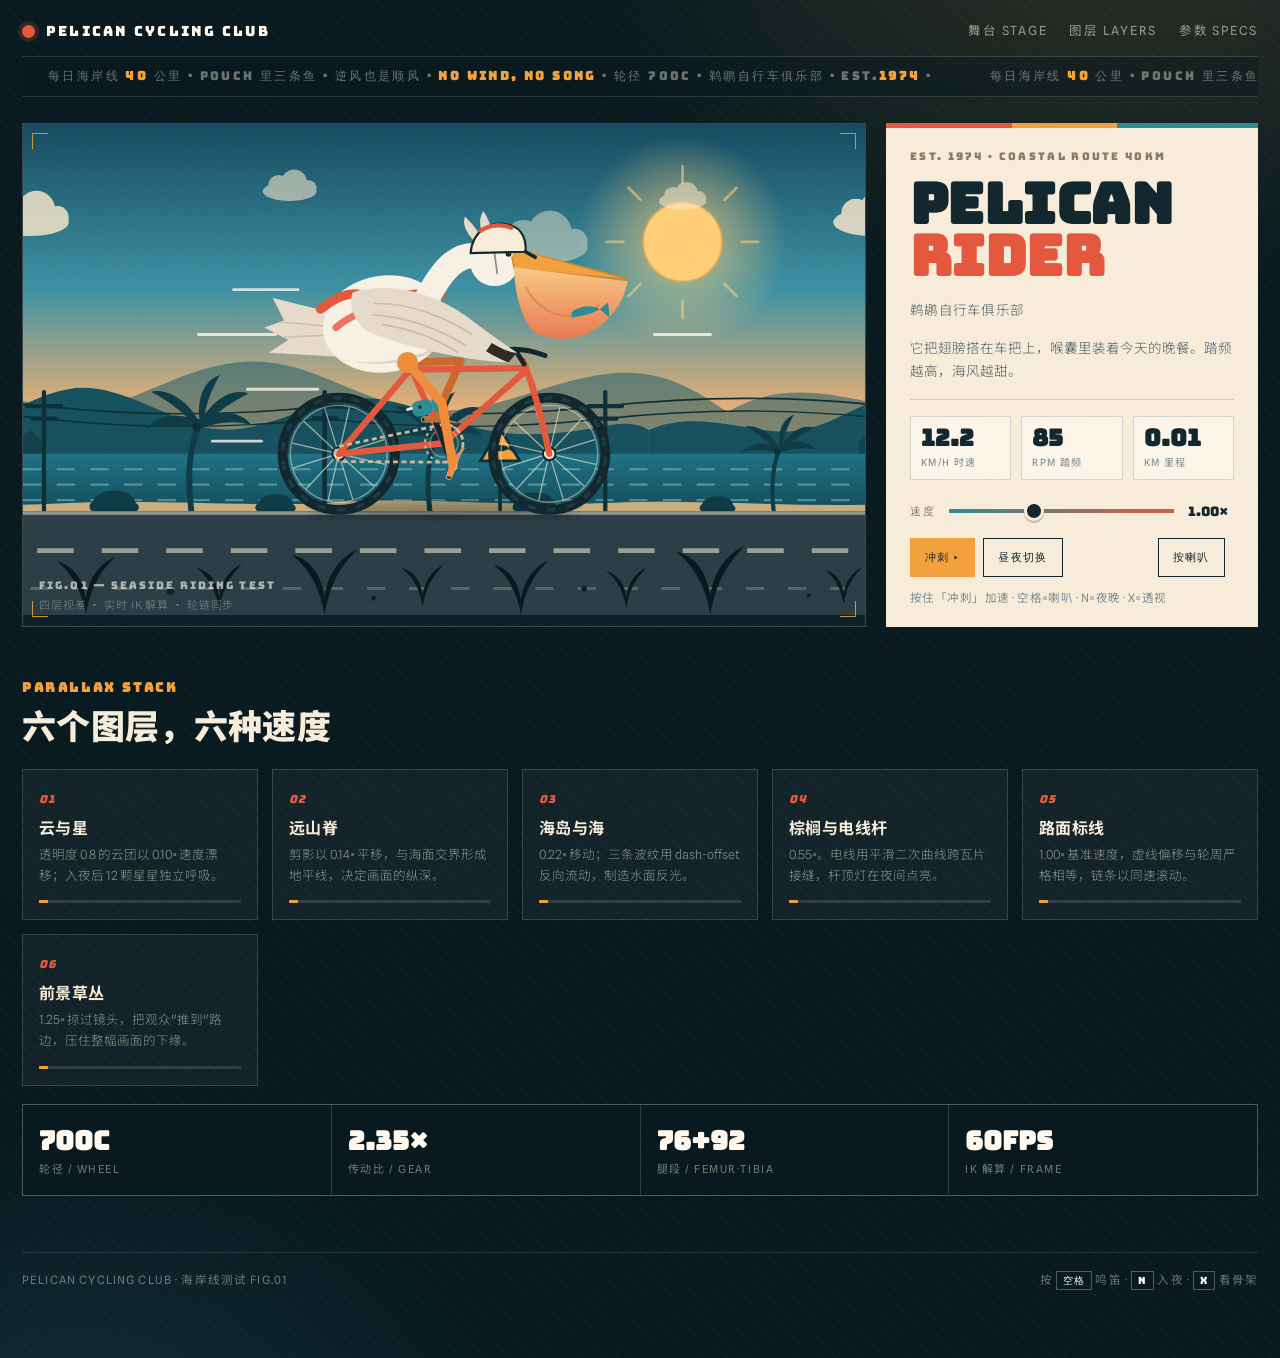
<file: strata.html>
<!DOCTYPE html>
<html lang="zh-CN">
<head>
<meta charset="UTF-8">
<meta name="viewport" content="width=device-width,initial-scale=1">
<title>鹈鹕自行车俱乐部 · PELICAN CYCLING CLUB</title>
<link rel="preconnect" href="https://fonts.googleapis.com">
<link rel="preconnect" href="https://fonts.gstatic.com" crossorigin>
<link href="https://fonts.googleapis.com/css2?family=Bungee&family=Noto+Sans+SC:wght@300;400;500;700;900&family=Spline+Sans:wght@400;500;600&display=swap" rel="stylesheet">
<style>
:root{
  --spd:1;
  --ink:#08191f; --ink2:#0e242c; --ink3:#143440;
  --paper:#f6ecd9; --cream:#fff8ec;
  --coral:#e4573d; --tang:#f2a03c; --teal:#2c8b95; --sand:#e3c894;
  --t-bob:calc(.58s / var(--spd));
  --t-flap:calc(.66s / var(--spd));
  --t-pouch:calc(.52s / var(--spd));
  --t-head:calc(.72s / var(--spd));
  --t-line:calc(.55s / var(--spd));
  --t-rays:38s;
}
*{box-sizing:border-box}
html,body{margin:0;padding:0}
body{
  background:
    radial-gradient(900px 620px at 88% -6%, rgba(242,160,60,.16), transparent 62%),
    radial-gradient(700px 520px at 6% 108%, rgba(44,139,149,.20), transparent 64%),
    repeating-linear-gradient(48deg, rgba(255,248,236,.028) 0 1px, transparent 1px 9px),
    var(--ink);
  color:var(--paper);
  font-family:"Spline Sans","Noto Sans SC",system-ui,sans-serif;
  font-weight:400;
  -webkit-font-smoothing:antialiased;
  overflow-x:hidden;
}
body::after{
  content:"";position:fixed;inset:0;pointer-events:none;z-index:99;opacity:.05;mix-blend-mode:overlay;
  background-image:url("data:image/svg+xml;utf8,<svg xmlns='http://www.w3.org/2000/svg' width='140' height='140'><filter id='n'><feTurbulence type='fractalNoise' baseFrequency='.85' numOctaves='3'/></filter><rect width='140' height='140' filter='url(%23n)'/></svg>");
}
.wrap{max-width:1280px;margin:0 auto;padding:0 22px 70px}

/* ── 顶栏 ── */
.bar{display:flex;align-items:center;gap:18px;justify-content:space-between;padding:20px 0 14px;border-bottom:1px solid rgba(246,236,217,.14)}
.mark{display:flex;align-items:center;gap:11px;font-family:"Bungee";font-size:14px;letter-spacing:.16em;color:var(--cream)}
.mark i{width:13px;height:13px;border-radius:50%;background:var(--coral);box-shadow:0 0 0 4px rgba(228,87,61,.18);animation:pulse 2.4s infinite}
@keyframes pulse{50%{box-shadow:0 0 0 9px rgba(228,87,61,0)}}
.bar nav{display:flex;gap:22px;font-size:12.5px;letter-spacing:.14em;text-transform:uppercase;color:rgba(246,236,217,.55)}
.bar nav a{color:inherit;text-decoration:none;position:relative;padding-bottom:3px;transition:color .25s}
.bar nav a::after{content:"";position:absolute;left:0;bottom:0;height:1px;width:0;background:var(--tang);transition:width .3s cubic-bezier(.2,.8,.2,1)}
.bar nav a:hover{color:var(--cream)}.bar nav a:hover::after{width:100%}
@media(max-width:760px){.bar nav{display:none}}

/* ── 走马灯 ── */
.ticker{overflow:hidden;border-bottom:1px solid rgba(246,236,217,.14);background:rgba(8,25,31,.5)}
.ticker div{display:flex;width:max-content;animation:marq 34s linear infinite}
.ticker span{font-family:"Bungee";font-size:12px;letter-spacing:.2em;padding:11px 26px;color:rgba(246,236,217,.42);white-space:nowrap}
.ticker span b{color:var(--tang)}
@keyframes marq{to{transform:translateX(-50%)}}

/* ── 主区 ── */
.hero{display:grid;grid-template-columns:minmax(0,1.6fr) 372px;gap:20px;margin-top:26px;align-items:stretch}
@media(max-width:1000px){.hero{grid-template-columns:1fr}}
.stage{position:relative;border:1px solid rgba(246,236,217,.2);background:#0c2028;overflow:hidden}
.stage svg{display:block;width:100%;height:auto}
.tick{position:absolute;width:16px;height:16px;border:1px solid var(--tang);opacity:.85}
.tick.tl{top:9px;left:9px;border-right:0;border-bottom:0}
.tick.tr{top:9px;right:9px;border-left:0;border-bottom:0}
.tick.bl{bottom:9px;left:9px;border-right:0;border-top:0}
.tick.br{bottom:9px;right:9px;border-left:0;border-top:0}
.stagetag{position:absolute;left:16px;bottom:14px;font-family:"Bungee";font-size:10.5px;letter-spacing:.2em;color:rgba(255,248,236,.62);pointer-events:none}
.stagetag em{display:block;font-style:normal;font-family:"Noto Sans SC";font-weight:300;font-size:11px;letter-spacing:.08em;margin-top:4px;color:rgba(255,248,236,.4)}

/* ── 侧卡 ── */
.card{background:var(--paper);color:#12262d;padding:26px 24px 22px;display:flex;flex-direction:column;gap:16px;position:relative;overflow:hidden}
.card::before{content:"";position:absolute;top:0;left:0;height:5px;width:100%;background:linear-gradient(90deg,var(--coral) 0 34%,var(--tang) 34% 62%,var(--teal) 62%)}
.kicker{font-family:"Bungee";font-size:10.5px;letter-spacing:.22em;color:#8b7a63}
.card h1{margin:0;font-family:"Bungee";font-size:clamp(38px,4.4vw,56px);line-height:.92;letter-spacing:-.01em;color:#12262d}
.card h1 span{display:block;color:var(--coral)}
.cn{font-family:"Noto Sans SC";font-weight:900;font-size:20px;letter-spacing:.02em;margin:2px 0 0}
.card p{margin:0;font-size:13.5px;line-height:1.7;color:#4a5c63;font-weight:300}
.rule{height:1px;background:rgba(18,38,45,.16)}

.readout{display:grid;grid-template-columns:repeat(3,1fr);gap:10px}
.ro{border:1px solid rgba(18,38,45,.16);padding:9px 10px;background:rgba(255,255,255,.42)}
.ro b{display:block;font-family:"Bungee";font-size:23px;line-height:1.1;color:#12262d;font-variant-numeric:tabular-nums}
.ro i{font-style:normal;font-size:10px;letter-spacing:.14em;color:#7c8b90;text-transform:uppercase}

.ctl{display:flex;flex-direction:column;gap:12px}
.srow{display:flex;align-items:center;gap:12px}
.srow label{font-family:"Bungee";font-size:10.5px;letter-spacing:.16em;color:#8b7a63;white-space:nowrap}
input[type=range]{-webkit-appearance:none;appearance:none;flex:1;height:26px;background:transparent;cursor:grab}
input[type=range]:active{cursor:grabbing}
input[type=range]::-webkit-slider-runnable-track{height:4px;background:linear-gradient(90deg,var(--teal),var(--coral));border-radius:0}
input[type=range]::-webkit-slider-thumb{-webkit-appearance:none;width:20px;height:20px;margin-top:-8px;border-radius:50%;background:#12262d;border:3px solid var(--paper);box-shadow:0 2px 0 rgba(18,38,45,.25);transition:transform .18s}
input[type=range]:hover::-webkit-slider-thumb{transform:scale(1.18)}
input[type=range]::-moz-range-track{height:4px;background:linear-gradient(90deg,var(--teal),var(--coral))}
input[type=range]::-moz-range-thumb{width:16px;height:16px;border-radius:50%;background:#12262d;border:3px solid var(--paper)}
.btns{display:flex;flex-wrap:wrap;gap:8px}
.btn{font-family:"Bungee";font-size:11px;letter-spacing:.12em;padding:11px 14px;border:1.5px solid #12262d;background:transparent;color:#12262d;cursor:pointer;transition:.22s cubic-bezier(.2,.8,.2,1);position:relative;overflow:hidden}
.btn:hover{background:#12262d;color:var(--paper);transform:translateY(-2px)}
.btn:active{transform:translateY(1px) scale(.98)}
.btn.on{background:var(--coral);border-color:var(--coral);color:var(--cream)}
.btn.boost{background:var(--tang);border-color:var(--tang);color:#12262d}
.btn.boost:active{background:var(--coral);color:var(--cream)}
.hint{font-size:11.5px;color:#7c8b90;letter-spacing:.04em}

/* ── 图层 ── */
.sect{margin-top:52px}
.sect h2{font-family:"Bungee";font-size:13px;letter-spacing:.2em;color:var(--tang);margin:0 0 4px}
.sect h3{font-family:"Noto Sans SC";font-weight:900;font-size:clamp(24px,3vw,34px);margin:0 0 20px;letter-spacing:.01em}
.layers{display:grid;grid-template-columns:repeat(auto-fit,minmax(224px,1fr));gap:14px}
.lyr{border:1px solid rgba(246,236,217,.16);background:rgba(255,248,236,.04);padding:18px 16px 16px;position:relative;transition:.3s cubic-bezier(.2,.8,.2,1);opacity:0;transform:translateY(18px)}
.lyr.in{opacity:1;transform:none}
.lyr:hover{transform:translateY(-6px);background:rgba(255,248,236,.08);border-color:rgba(242,160,60,.55)}
.lyr em{font-family:"Bungee";font-size:11px;color:var(--coral);letter-spacing:.1em}
.lyr h4{margin:8px 0 6px;font-size:16px;font-weight:700;letter-spacing:.03em}
.lyr p{margin:0;font-size:12.5px;line-height:1.65;color:rgba(246,236,217,.55);font-weight:300}
.track{margin-top:14px;height:3px;background:rgba(246,236,217,.14);position:relative;overflow:hidden}
.track i{position:absolute;top:-3px;width:9px;height:9px;border-radius:50%;background:var(--tang);animation:run linear infinite}
@keyframes run{from{left:-8%}to{left:102%}}

.specs{display:grid;grid-template-columns:repeat(auto-fit,minmax(180px,1fr));gap:1px;background:rgba(246,236,217,.16);border:1px solid rgba(246,236,217,.16);margin-top:18px}
.spec{background:var(--ink);padding:18px 16px}
.spec b{display:block;font-family:"Bungee";font-size:26px;color:var(--cream);font-variant-numeric:tabular-nums}
.spec i{font-style:normal;font-size:11px;letter-spacing:.14em;color:rgba(246,236,217,.45);text-transform:uppercase}
footer{margin-top:56px;padding-top:18px;border-top:1px solid rgba(246,236,217,.14);display:flex;justify-content:space-between;gap:16px;flex-wrap:wrap;font-size:11.5px;letter-spacing:.1em;color:rgba(246,236,217,.42)}
kbd{font-family:"Bungee";font-size:10px;border:1px solid rgba(246,236,217,.3);padding:2px 6px;color:var(--cream)}

/* ── SVG 动画 ── */
#scene{transform-box:view-box}
#scene .lyr-g{transform-box:view-box}
.bob{animation:bob var(--t-bob) ease-in-out infinite;transform-box:view-box}
@keyframes bob{0%,100%{transform:translateY(0)}50%{transform:translateY(-5px)}}
.wing{animation:flap var(--t-flap) ease-in-out infinite;transform-box:view-box;transform-origin:505px 258px}
@keyframes flap{0%,100%{transform:rotate(-5deg)}50%{transform:rotate(6deg)}}
.pouch{animation:squish var(--t-pouch) ease-in-out infinite;transform-box:view-box;transform-origin:706px 208px}
@keyframes squish{0%,100%{transform:scale(1,1)}50%{transform:scale(1.04,1.07)}}
.head{animation:tilt var(--t-head) ease-in-out infinite;transform-box:view-box;transform-origin:672px 200px}
@keyframes tilt{0%,100%{transform:rotate(-1.6deg)}50%{transform:rotate(2deg)}}
.tail{animation:tailf 2.6s ease-in-out infinite;transform-box:view-box;transform-origin:452px 300px}
@keyframes tailf{0%,100%{transform:rotate(0)}50%{transform:rotate(4deg)}}
.fishtail{animation:wig .5s ease-in-out infinite;transform-box:view-box;transform-origin:806px 262px}
@keyframes wig{0%,100%{transform:rotate(-13deg)}50%{transform:rotate(13deg)}}
.rays{animation:spin var(--t-rays) linear infinite;transform-box:view-box;transform-origin:940px 168px}
@keyframes spin{to{transform:rotate(360deg)}}
.wave{stroke-dasharray:26 22;animation:dash 3.4s linear infinite}
@keyframes dash{to{stroke-dashoffset:-48}}
.sline{animation:sl var(--t-line) linear infinite;transform-box:view-box}
@keyframes sl{0%{opacity:0;transform:translateX(60px)}25%{opacity:.75}100%{opacity:0;transform:translateX(-330px)}}
.star{animation:tw 3s ease-in-out infinite}
@keyframes tw{0%,100%{opacity:.18}50%{opacity:.95}}
#scene.night .skyN{opacity:1}#scene.night .skyD{opacity:0}
#scene.night .sun{opacity:0}#scene.night .moon{opacity:1}
#scene.night .stars{opacity:1}#scene.night .lamp{opacity:1}
#scene.night .beam{opacity:.85}#scene.night .road{fill:#1b2c34}
#scene.night .kerb{opacity:.35}
.skyN,.sun,.moon,.stars,.lamp,.beam{transition:opacity .8s ease}
.skyN,.stars,.lamp,.beam,.moon{opacity:0}
.squawk{animation:squash .55s ease-out;transform-box:view-box;transform-origin:600px 550px}
@keyframes squash{0%{transform:scale(1,1)}30%{transform:scale(1.06,.93)}62%{transform:scale(.97,1.05)}100%{transform:scale(1,1)}}
#bubble{opacity:0;transform-box:view-box;transform-origin:880px 150px}
#scene.honk #bubble{animation:pop .95s cubic-bezier(.2,1.4,.3,1)}
@keyframes pop{0%{opacity:0;transform:scale(.4) rotate(-8deg)}30%{opacity:1;transform:scale(1.08) rotate(2deg)}70%{opacity:1;transform:scale(1) rotate(0)}100%{opacity:0;transform:scale(.9) translateY(-14px)}}
#xray{opacity:0;transition:opacity .45s}
#scene.xray #xray{opacity:1}
@media(prefers-reduced-motion:reduce){.bob,.wing,.pouch,.head,.tail,.fishtail,.rays,.sline,.star{animation:none!important}}
</style>
</head>
<body>
<div class="wrap">

  <div class="bar">
    <div class="mark"><i></i>PELICAN CYCLING CLUB</div>
    <nav>
      <a href="#stage">舞台 STAGE</a><a href="#layers">图层 LAYERS</a><a href="#spec">参数 SPECS</a>
    </nav>
  </div>

  <div class="ticker">
    <div>
      <span>每日海岸线 <b>40</b> 公里 ·  pouch 里三条鱼 · 逆风也是顺风 · <b>NO WIND, NO SONG</b> · 轮径 700c · 鹈鹕自行车俱乐部 · EST.<b>1974</b> ·&nbsp;</span>
      <span>每日海岸线 <b>40</b> 公里 ·  pouch 里三条鱼 · 逆风也是顺风 · <b>NO WIND, NO SONG</b> · 轮径 700c · 鹈鹕自行车俱乐部 · EST.<b>1974</b> ·&nbsp;</span>
    </div>
  </div>

  <section class="hero" id="stage">
    <div class="stage">
      <span class="tick tl"></span><span class="tick tr"></span><span class="tick bl"></span><span class="tick br"></span>
      <svg id="scene" viewBox="0 0 1200 700" role="img" aria-label="鹈鹕骑自行车动画">
        <title>鹈鹕骑自行车</title>
        <desc>一只戴头盔的鹈鹕骑着一辆珊瑚色自行车，沿海岸公路骑行，背景有多层视差。</desc>
        <defs>
          <linearGradient id="gDay" x1="0" y1="0" x2="0" y2="1">
            <stop offset="0" stop-color="#164a5f"/><stop offset=".42" stop-color="#3d90a2"/>
            <stop offset=".74" stop-color="#efb072"/><stop offset="1" stop-color="#ffd9a0"/>
          </linearGradient>
          <linearGradient id="gNight" x1="0" y1="0" x2="0" y2="1">
            <stop offset="0" stop-color="#050f1a"/><stop offset=".55" stop-color="#0e2b45"/><stop offset="1" stop-color="#20536b"/>
          </linearGradient>
          <linearGradient id="gSea" x1="0" y1="0" x2="0" y2="1">
            <stop offset="0" stop-color="#1f7183"/><stop offset="1" stop-color="#124a58"/>
          </linearGradient>
          <linearGradient id="gPouch" x1="0" y1="0" x2="0" y2="1">
            <stop offset="0" stop-color="#f8c884"/><stop offset="1" stop-color="#e8794f"/>
          </linearGradient>
          <linearGradient id="gBeam" x1="0" y1="0" x2="1" y2="0">
            <stop offset="0" stop-color="#ffe9b8" stop-opacity=".55"/><stop offset="1" stop-color="#ffe9b8" stop-opacity="0"/>
          </linearGradient>
          <radialGradient id="gSun"><stop offset="0" stop-color="#ffd07a" stop-opacity=".75"/><stop offset="1" stop-color="#ffd07a" stop-opacity="0"/></radialGradient>
          <filter id="soft"><feGaussianBlur stdDeviation="7"/></filter>

          <!-- 远山脊（最慢） -->
          <g id="tileRidge">
            <path d="M0,470 L0,410 C90,360 160,392 250,404 C340,416 400,352 500,340 C600,328 660,392 760,406 C860,420 930,368 1030,356 C1110,346 1160,384 1200,410 L1200,470 Z" fill="#1a5c6a" opacity=".55"/>
          </g>
          <!-- 海岛山 -->
          <g id="tileFar">
            <path d="M0,474 L0,436 C60,410 120,432 180,438 C250,445 300,392 372,378 C430,367 486,404 552,428 C620,452 680,414 748,396 C820,377 880,412 950,432 C1010,449 1080,442 1140,430 C1170,424 1188,428 1200,436 L1200,474 Z" fill="#17505d"/>
            <path d="M300,474 L300,452 L318,436 L336,452 L336,474 Z" fill="#12414c"/>
          </g>
          <!-- 云 -->
          <g id="cloud" fill="#ffeccb" opacity=".8">
            <ellipse cx="0" cy="0" rx="48" ry="17"/><circle cx="-20" cy="-11" r="18"/><circle cx="8" cy="-16" r="23"/><circle cx="34" cy="-6" r="14"/>
          </g>
          <g id="tileCloud">
            <use href="#cloud" transform="translate(150,140) scale(1.15)"/>
            <use href="#cloud" transform="translate(520,96) scale(.8)" opacity=".7"/>
            <use href="#cloud" transform="translate(880,176) scale(1.35)" opacity=".55"/>
            <use href="#cloud" transform="translate(1080,110) scale(.7)" opacity=".65"/>
          </g>
          <!-- 棕榈 / 电线杆 / 灌木 / 路牌 -->
          <g id="palm">
            <path d="M0,0 C-5,-42 -3,-74 10,-106" stroke="#0f3b46" stroke-width="7" fill="none" stroke-linecap="round"/>
            <g fill="#0f3b46">
              <path d="M10,-106 C-16,-120 -42,-114 -54,-98 C-32,-106 -8,-102 10,-98 Z"/>
              <path d="M10,-106 C34,-124 60,-118 72,-102 C50,-110 26,-104 10,-98 Z"/>
              <path d="M10,-106 C-6,-134 -30,-146 -48,-142 C-28,-132 -10,-118 4,-102 Z"/>
              <path d="M10,-106 C28,-136 50,-146 68,-140 C48,-130 30,-118 16,-102 Z"/>
              <path d="M10,-106 C6,-136 16,-156 34,-162 C22,-142 16,-122 14,-104 Z"/>
            </g>
            <circle cx="6" cy="-100" r="5" fill="#0b2d36"/>
          </g>
          <g id="pole" stroke="#0d2f38" stroke-width="6" fill="none" stroke-linecap="round">
            <path d="M0,0 L0,-170"/><path d="M-24,-150 L24,-150"/><path d="M-16,-132 L16,-132"/>
            <circle class="lamp" cx="0" cy="-150" r="7" fill="#ffdd9c" stroke="none"/>
          </g>
          <g id="bush" fill="#0f3b46">
            <ellipse cx="0" cy="-12" rx="27" ry="15"/><ellipse cx="-16" cy="-6" rx="16" ry="10"/><ellipse cx="18" cy="-5" rx="14" ry="9"/>
          </g>
          <g id="tileMid">
            <path d="M0,552 L0,540 C120,530 260,546 400,540 C540,534 680,548 820,541 C960,534 1090,546 1200,540 L1200,552 Z" fill="#c9ad7c"/>
            <use href="#pole" transform="translate(0,552)"/><use href="#pole" transform="translate(400,552)"/>
            <use href="#pole" transform="translate(800,552)"/><use href="#pole" transform="translate(1200,552)"/>
            <path d="M0,402 Q200,424 400,402 T800,402 T1200,402" fill="none" stroke="#0d2f38" stroke-width="2.4"/>
            <path d="M0,420 Q200,442 400,420 T800,420 T1200,420" fill="none" stroke="#0d2f38" stroke-width="2"/>
            <use href="#palm" transform="translate(150,552) scale(1.05)"/>
            <use href="#palm" transform="translate(640,552) scale(.85)"/>
            <use href="#palm" transform="translate(1010,552) scale(1.2)"/>
            <use href="#bush" transform="translate(300,552)"/><use href="#bush" transform="translate(560,552) scale(.8)"/>
            <use href="#bush" transform="translate(900,552) scale(1.1)"/><use href="#bush" transform="translate(1130,552) scale(.9)"/>
            <g transform="translate(250,552)">
              <path d="M0,0 L0,-70" stroke="#0d2f38" stroke-width="5"/>
              <path d="M0,-118 L28,-72 L-28,-72 Z" fill="#f2a03c" stroke="#0d2f38" stroke-width="4"/>
              <path d="M-13,-90 C-6,-96 6,-96 13,-90 C6,-84 -6,-84 -13,-90 Z" fill="#0d2f38"/>
              <path d="M13,-90 l7,-5 M13,-90 l7,5" stroke="#0d2f38" stroke-width="3"/>
            </g>
          </g>
          <!-- 前景草 -->
          <g id="tuft" fill="#07181e">
            <path d="M0,0 C-4,-26 -16,-40 -26,-48 C-10,-44 -2,-30 0,-14 C2,-32 12,-46 26,-52 C12,-38 4,-24 0,0 Z"/>
          </g>
          <g id="tileFore">
            <use href="#tuft" transform="translate(60,700) scale(1.5)"/>
            <use href="#tuft" transform="translate(210,690) scale(1.1)"/>
            <use href="#tuft" transform="translate(330,700) scale(1.9)"/>
            <use href="#tuft" transform="translate(520,684) scale(1)"/>
            <use href="#tuft" transform="translate(640,700) scale(1.6)"/>
            <use href="#tuft" transform="translate(830,692) scale(1.25)"/>
            <use href="#tuft" transform="translate(980,700) scale(1.8)"/>
            <use href="#tuft" transform="translate(1120,688) scale(1.15)"/>
            <circle cx="150" cy="662" r="4" fill="#0a2028"/><circle cx="470" cy="672" r="3" fill="#0a2028"/>
            <circle cx="760" cy="666" r="5" fill="#0a2028"/><circle cx="1050" cy="676" r="3.5" fill="#0a2028"/>
          </g>
        </defs>

        <!-- 天空 -->
        <rect class="skyD" x="0" y="0" width="1200" height="560" fill="url(#gDay)"/>
        <rect class="skyN" x="0" y="0" width="1200" height="560" fill="url(#gNight)"/>

        <g class="stars">
          <circle class="star" cx="90" cy="70" r="2.2" fill="#fff"/><circle class="star" cx="205" cy="130" r="1.6" fill="#fff" style="animation-delay:.6s"/>
          <circle class="star" cx="318" cy="58" r="2" fill="#fff" style="animation-delay:1.2s"/><circle class="star" cx="410" cy="150" r="1.5" fill="#fff" style="animation-delay:.3s"/>
          <circle class="star" cx="520" cy="88" r="2.4" fill="#fff" style="animation-delay:1.8s"/><circle class="star" cx="612" cy="196" r="1.6" fill="#fff" style="animation-delay:.9s"/>
          <circle class="star" cx="700" cy="66" r="1.8" fill="#fff" style="animation-delay:2.2s"/><circle class="star" cx="790" cy="140" r="2.2" fill="#fff" style="animation-delay:1.4s"/>
          <circle class="star" cx="1040" cy="92" r="1.7" fill="#fff" style="animation-delay:.5s"/><circle class="star" cx="1130" cy="176" r="2.3" fill="#fff" style="animation-delay:2.6s"/>
          <circle class="star" cx="150" cy="230" r="1.5" fill="#fff" style="animation-delay:1.1s"/><circle class="star" cx="960" cy="230" r="1.8" fill="#fff" style="animation-delay:1.7s"/>
        </g>

        <g class="sun">
          <circle cx="940" cy="168" r="150" fill="url(#gSun)"/>
          <g class="rays" stroke="#ffcf7c" stroke-width="4" stroke-linecap="round" opacity=".55">
            <path d="M940,84 L940,60"/><path d="M940,252 L940,276"/><path d="M856,168 L832,168"/><path d="M1024,168 L1048,168"/>
            <path d="M880,108 L863,91"/><path d="M1000,228 L1017,245"/><path d="M1000,108 L1017,91"/><path d="M880,228 L863,245"/>
          </g>
          <circle cx="940" cy="168" r="56" fill="#ffce77"/>
          <circle cx="940" cy="168" r="56" fill="none" stroke="#f7a94b" stroke-width="3" opacity=".6"/>
        </g>
        <g class="moon">
          <circle cx="940" cy="150" r="44" fill="#e8f0ff"/>
          <circle cx="925" cy="140" r="8" fill="#c9d6ea" opacity=".7"/><circle cx="955" cy="163" r="6" fill="#c9d6ea" opacity=".6"/>
          <circle cx="948" cy="132" r="4" fill="#c9d6ea" opacity=".5"/>
        </g>

        <g class="lyr-g" data-k=".05"><g id="Lcloud"><use href="#tileCloud"/><use href="#tileCloud" x="1200"/></g></g>
        <g class="lyr-g" data-k=".10"><g id="Lridge"><use href="#tileRidge"/><use href="#tileRidge" x="1200"/></g></g>
        <g class="lyr-g" data-k=".18"><g id="Lfar"><use href="#tileFar"/><use href="#tileFar" x="1200"/></g></g>

        <!-- 海 -->
        <rect x="0" y="470" width="1200" height="86" fill="url(#gSea)"/>
        <g stroke="#8fd6df" stroke-width="3" fill="none" opacity=".45">
          <path class="wave" d="M0,492 H1200"/><path class="wave" d="M0,514 H1200" style="animation-duration:4.6s"/>
          <path class="wave" d="M0,536 H1200" style="animation-duration:2.8s"/>
        </g>

        <g class="lyr-g" data-k=".34"><g id="Lmid"><use href="#tileMid"/><use href="#tileMid" x="1200"/></g></g>

        <!-- 路面 -->
        <g>
          <rect class="road" x="0" y="552" width="1200" height="148" fill="#2b3d45"/>
          <rect class="kerb" x="0" y="552" width="1200" height="5" fill="#f6ecd9" opacity=".5"/>
          <line id="dash1" x1="0" y1="608" x2="1200" y2="608" stroke="#f6ecd9" stroke-width="7" stroke-dasharray="52 40" opacity=".55"/>
          <line id="dash2" x1="0" y1="662" x2="1200" y2="662" stroke="#f6ecd9" stroke-width="4" stroke-dasharray="26 34" opacity=".22"/>
        </g>

        <!-- 速度线 -->
        <g stroke="#fff8ec" stroke-width="4" stroke-linecap="round" opacity=".8">
          <path class="sline" d="M300,236 H392"/>
          <path class="sline" d="M250,300 H360" style="animation-delay:.18s"/>
          <path class="sline" d="M320,378 H420" style="animation-delay:.32s"/>
          <path class="sline" d="M270,452 H340" style="animation-delay:.1s"/>
          <path class="sline" d="M900,300 H980" style="animation-delay:.42s"/>
        </g>

        <!-- 夜航灯 -->
        <path class="beam" d="M772,392 L1200,300 L1200,520 Z" fill="url(#gBeam)"/>

        <!-- 骑手 -->
        <g id="rider">
          <ellipse id="shadow" cx="600" cy="550" rx="182" ry="13" fill="#04121a" opacity=".3" filter="url(#soft)"/>
          <g class="bob">
            <!-- 远侧腿 -->
            <path id="legFar" d="" fill="none" stroke="#c9682a" stroke-width="11" stroke-linecap="round" stroke-linejoin="round"/>

            <!-- 后轮 -->
            <g>
              <circle cx="450" cy="470" r="80" fill="none" stroke="#12262d" stroke-width="14"/>
              <circle cx="450" cy="470" r="69" fill="none" stroke="#f6ecd9" stroke-width="2" opacity=".45"/>
              <g id="spokeR" transform="rotate(0 450 470)">
                <g stroke="#f6ecd9" stroke-width="1.8" opacity=".6">
                  <line x1="382" y1="470" x2="518" y2="470"/><line x1="382" y1="470" x2="518" y2="470" transform="rotate(30 450 470)"/>
                  <line x1="382" y1="470" x2="518" y2="470" transform="rotate(60 450 470)"/><line x1="382" y1="470" x2="518" y2="470" transform="rotate(90 450 470)"/>
                  <line x1="382" y1="470" x2="518" y2="470" transform="rotate(120 450 470)"/><line x1="382" y1="470" x2="518" y2="470" transform="rotate(150 450 470)"/>
                </g>
                <circle cx="450" cy="470" r="9" fill="#f6ecd9" stroke="#12262d" stroke-width="3"/>
                <circle cx="450" cy="470" r="80" fill="none" stroke="#1c3944" stroke-width="5" stroke-dasharray="12 16"/>
              </g>
            </g>
            <!-- 前轮 -->
            <g>
              <circle cx="750" cy="470" r="80" fill="none" stroke="#12262d" stroke-width="14"/>
              <circle cx="750" cy="470" r="69" fill="none" stroke="#f6ecd9" stroke-width="2" opacity=".45"/>
              <g id="spokeF" transform="rotate(0 750 470)">
                <g stroke="#f6ecd9" stroke-width="1.8" opacity=".6">
                  <line x1="682" y1="470" x2="818" y2="470"/><line x1="682" y1="470" x2="818" y2="470" transform="rotate(30 750 470)"/>
                  <line x1="682" y1="470" x2="818" y2="470" transform="rotate(60 750 470)"/><line x1="682" y1="470" x2="818" y2="470" transform="rotate(90 750 470)"/>
                  <line x1="682" y1="470" x2="818" y2="470" transform="rotate(120 750 470)"/><line x1="682" y1="470" x2="818" y2="470" transform="rotate(150 750 470)"/>
                </g>
                <circle cx="750" cy="470" r="9" fill="#f6ecd9" stroke="#12262d" stroke-width="3"/>
                <circle cx="750" cy="470" r="80" fill="none" stroke="#1c3944" stroke-width="5" stroke-dasharray="12 16"/>
              </g>
            </g>

            <!-- 车架 -->
            <g stroke="#e4573d" stroke-width="9" stroke-linecap="round" fill="none">
              <path d="M548,336 L600,455"/><path d="M600,455 L716,352"/><path d="M552,350 L714,348"/>
              <path d="M713,338 L727,376"/><path d="M725,372 Q740,420 750,470"/>
              <path d="M552,350 L450,470"/><path d="M600,455 L450,470"/>
            </g>
            <path d="M714,342 L704,326 M688,322 Q712,318 744,330" stroke="#12262d" stroke-width="7" fill="none" stroke-linecap="round"/>
            <!-- 链条 -->
            <path id="chain" d="M600,428 L452,459 A12,12 0 0 0 452,481 L600,482 A27,27 0 0 0 600,428 Z" fill="none" stroke="#c9b79a" stroke-width="4" stroke-dasharray="7 5"/>
            <!-- 鱼形水壶 -->
            <g transform="translate(572,404) rotate(-14)">
              <rect x="-18" y="-11" width="30" height="22" rx="9" fill="#2c8b95"/>
              <path d="M12,-8 L24,-14 L24,14 L12,8 Z" fill="#2c8b95"/>
              <path d="M-18,-3 L-24,-3" stroke="#f6ecd9" stroke-width="4" stroke-linecap="round"/>
              <circle cx="-6" cy="-2" r="2.4" fill="#0d2f38"/>
            </g>
            <!-- 曲柄 + 远侧脚踏 -->
            <g id="crankG" transform="rotate(0 600 455)">
              <circle cx="600" cy="455" r="27" fill="none" stroke="#c9b79a" stroke-width="3" stroke-dasharray="4 5"/>
              <circle cx="600" cy="455" r="20" fill="none" stroke="#c9b79a" stroke-width="2" opacity=".5"/>
              <path d="M600,455 L636,455 M600,455 L564,455" stroke="#12262d" stroke-width="8" stroke-linecap="round"/>
              <g transform="translate(564 455)"><g id="pedFar" transform="rotate(0)">
                <rect x="-19" y="-4" width="38" height="7" rx="2" fill="#12262d" stroke="#f6ecd9" stroke-width="1"/>
                <path d="M-16,-4 L14,-8 L20,2 L-14,4 Z" fill="#c9682a"/>
                <path d="M14,-8 L26,-10 M20,2 L30,4" stroke="#c9682a" stroke-width="3" stroke-linecap="round"/>
              </g></g>
            </g>

            <!-- 鹈鹕 -->
            <g class="tail">
              <path d="M452,272 L356,248 L372,280 L344,290 L378,308 L350,326 L456,332 Z" fill="#e6dbca"/>
              <path d="M452,290 L366,282 M452,300 L372,304" stroke="#c9bda9" stroke-width="2"/>
            </g>
            <g transform="rotate(-9 515 285)">
              <ellipse cx="515" cy="285" rx="88" ry="69" fill="#f7f0e4"/>
              <path d="M440,320 C480,346 570,352 600,320 C570,344 470,344 440,320 Z" fill="#ded2c0"/>
            </g>
            <!-- 围巾 -->
            <g stroke="#e4573d" stroke-width="13" fill="none" stroke-linecap="round">
              <path d="M596,244 C556,236 520,254 486,244 C462,237 442,250 424,264"/>
              <path d="M592,258 C556,256 528,270 500,268 C478,266 460,278 446,290" stroke-width="10" opacity=".8"/>
            </g>
            <!-- 颈 -->
            <path d="M572,256 C598,204 622,178 662,190" stroke="#f7f0e4" stroke-width="36" fill="none" stroke-linecap="round"/>
            <!-- 头 + 喙 -->
            <g class="head">
              <path d="M642,166 C630,152 626,142 630,132 C640,142 648,152 652,160 Z M656,160 C650,144 650,134 656,124 C664,136 668,148 668,158 Z" fill="#e6dbca"/>
              <circle cx="672" cy="196" r="35" fill="#f7f0e4"/>
              <path d="M694,176 L866,222 L700,206 Z" fill="#f2a03c"/>
              <path d="M694,176 L866,222 L700,206 Z" fill="none" stroke="#d9832c" stroke-width="2"/>
              <g class="pouch">
                <path d="M700,204 L862,224 C848,288 790,320 736,300 C712,290 700,240 700,204 Z" fill="url(#gPouch)"/>
                <path d="M716,232 C736,268 776,290 822,258" stroke="#d97a4a" stroke-width="2.5" fill="none" opacity=".7"/>
                <g class="fishtail" transform="translate(0,0)">
                  <path d="M782,268 C796,258 812,258 822,264 C812,270 796,274 782,276 Z" fill="#2c8b95"/>
                  <path d="M822,264 L834,254 L836,276 Z" fill="#2c8b95"/>
                </g>
              </g>
              <circle cx="690" cy="184" r="8" fill="#fff8ec"/>
              <circle cx="692" cy="185" r="4.2" fill="#12262d"/>
              <circle cx="693.6" cy="183" r="1.4" fill="#fff"/>
              <path d="M678,170 C686,164 698,164 706,168" stroke="#12262d" stroke-width="3" fill="none" stroke-linecap="round"/>
              <!-- 头盔 -->
              <path d="M638,184 C640,152 668,136 694,144 C712,149 718,166 716,182 Z" fill="#f6ecd9" stroke="#12262d" stroke-width="3"/>
              <path d="M652,152 C664,144 682,142 696,148" stroke="#e4573d" stroke-width="6" fill="none" stroke-linecap="round"/>
              <path d="M716,182 L730,190" stroke="#12262d" stroke-width="5" stroke-linecap="round"/>
              <path d="M672,184 L676,214" stroke="#12262d" stroke-width="2.4" opacity=".5"/>
            </g>
            <!-- 翅膀（握把） -->
            <g class="wing">
              <path d="M470,240 C522,222 592,242 640,280 C666,300 690,316 704,326 L692,340 C640,338 556,322 496,298 C474,288 462,258 470,240 Z" fill="#e6dbca"/>
              <g stroke="#c9bda9" stroke-width="2.4" fill="none">
                <path d="M500,256 C548,254 600,274 640,300"/>
                <path d="M498,272 C544,274 592,292 632,316"/>
                <path d="M512,286 C552,292 590,306 620,326"/>
              </g>
              <path d="M668,312 C682,320 694,326 704,326 L692,340 C682,336 670,330 660,324 Z" fill="#2f2a24"/>
            </g>
            <!-- 近侧腿 + 脚踏 -->
            <path id="legNear" d="" fill="none" stroke="#ef8c3a" stroke-width="13" stroke-linecap="round" stroke-linejoin="round"/>
            <circle cx="548" cy="340" r="15" fill="#ef8c3a"/>
            <g id="pedNearWrap" transform="translate(636 455)"><g id="pedNear" transform="rotate(0)">
              <rect x="-19" y="-4" width="38" height="7" rx="2" fill="#12262d" stroke="#f6ecd9" stroke-width="1"/>
              <path d="M-16,-4 L14,-8 L20,2 L-14,4 Z" fill="#ef8c3a"/>
              <path d="M14,-8 L26,-10 M20,2 L30,4" stroke="#ef8c3a" stroke-width="3" stroke-linecap="round"/>
            </g></g>
          </g>
        </g>

        <!-- 结构透视 -->
        <g id="xray" fill="none" stroke="#f2a03c" stroke-width="1.6">
          <circle cx="600" cy="455" r="36" stroke-dasharray="5 5" opacity=".8"/>
          <circle cx="600" cy="470" r="80" stroke-dasharray="4 7" opacity=".4"/>
          <circle cx="750" cy="470" r="80" stroke-dasharray="4 7" opacity=".4"/>
          <path id="xleg" d="" stroke="#fff8ec" stroke-width="1.4" stroke-dasharray="4 4"/>
          <circle id="xknee" cx="620" cy="364" r="5" fill="#f2a03c" stroke="#fff8ec"/>
          <circle cx="548" cy="340" r="5" fill="#f2a03c" stroke="#fff8ec"/>
          <circle cx="600" cy="455" r="5" fill="#f2a03c" stroke="#fff8ec"/>
          <circle cx="505" cy="258" r="5" fill="#f2a03c" stroke="#fff8ec"/>
          <g stroke="none" fill="#f2a03c" font-family="Bungee" font-size="11" letter-spacing="1">
            <text x="486" y="322">HIP 髋</text><text x="636" y="352">KNEE 膝</text>
            <text x="612" y="440">BB 中轴</text><text x="430" y="246">SHOULDER 肩</text>
            <text x="640" y="530" fill="#fff8ec">CRANK R 34px</text>
          </g>
        </g>

        <!-- 喇叭气泡 -->
        <g id="bubble">
          <path d="M872,104 h150 a12,12 0 0 1 12,12 v46 a12,12 0 0 1 -12,12 h-96 l-26,24 l4,-24 h-32 a12,12 0 0 1 -12,-12 v-46 a12,12 0 0 1 12,-12 z" fill="#fff8ec" stroke="#12262d" stroke-width="3"/>
          <text x="900" y="142" font-family="Bungee" font-size="25" fill="#e4573d">GWAANG!</text>
        </g>

        <g class="lyr-g" data-k=".62"><g id="Lfore"><use href="#tileFore"/><use href="#tileFore" x="1200"/></g></g>
      </svg>
      <div class="stagetag">FIG.01 — SEASIDE RIDING TEST<em>四层视差 · 实时 IK 解算 · 轮链同步</em></div>
    </div>

    <aside class="card">
      <div class="kicker">EST. 1974 · COASTAL ROUTE 40KM</div>
      <h1>PELICAN<span>RIDER</span></h1>
      <p class="cn">鹈鹕自行车俱乐部</p>
      <p>它把翅膀搭在车把上，喉囊里装着今天的晚餐。踏频越高，海风越甜。</p>
      <div class="rule"></div>
      <div class="readout">
        <div class="ro"><b id="rSpd">12.2</b><i>km/h 时速</i></div>
        <div class="ro"><b id="rCad">85</b><i>rpm 踏频</i></div>
        <div class="ro"><b id="rKm">0.00</b><i>km 里程</i></div>
      </div>
      <div class="ctl">
        <div class="srow"><label>速度</label><input id="spd" type="range" min="0.2" max="2.4" step="0.05" value="1"><span id="spdV" style="font-family:Bungee;font-size:13px;width:46px">1.00×</span></div>
        <div class="btns">
          <button class="btn boost" id="boost">冲刺 ▸</button>
          <button class="btn" id="night">昼夜切换</button>
          <button class="btn" id="xray">结构透视</button>
          <button class="btn" id="honk">按喇叭</button>
        </div>
        <div class="hint">按住「冲刺」加速 · 空格=喇叭 · N=夜晚 · X=透视</div>
      </div>
    </aside>
  </section>

  <section class="sect" id="layers">
    <h2>PARALLAX STACK</h2>
    <h3>六个图层，六种速度</h3>
    <div class="layers">
      <article class="lyr"><em>01</em><h4>云与星</h4><p>透明度 0.8 的云团以 0.10× 速度漂移；入夜后 12 颗星星独立呼吸。</p><div class="track"><i style="animation-duration:26s"></i></div></article>
      <article class="lyr"><em>02</em><h4>远山脊</h4><p>剪影以 0.14× 平移，与海面交界形成地平线，决定画面的纵深。</p><div class="track"><i style="animation-duration:19s"></i></div></article>
      <article class="lyr"><em>03</em><h4>海岛与海</h4><p>0.22× 移动；三条波纹用 dash-offset 反向流动，制造水面反光。</p><div class="track"><i style="animation-duration:13s"></i></div></article>
      <article class="lyr"><em>04</em><h4>棕榈与电线杆</h4><p>0.55×。电线用平滑二次曲线跨瓦片接缝，杆顶灯在夜间点亮。</p><div class="track"><i style="animation-duration:6s"></i></div></article>
      <article class="lyr"><em>05</em><h4>路面标线</h4><p>1.00× 基准速度，虚线偏移与轮周严格相等，链条以同速滚动。</p><div class="track"><i style="animation-duration:3.2s"></i></div></article>
      <article class="lyr"><em>06</em><h4>前景草丛</h4><p>1.25× 掠过镜头，把观众"推到"路边，压住整幅画面的下缘。</p><div class="track"><i style="animation-duration:2.4s"></i></div></article>
    </div>
    <div class="specs" id="spec">
      <div class="spec"><b>700c</b><i>轮径 / WHEEL</i></div>
      <div class="spec"><b>2.35×</b><i>传动比 / GEAR</i></div>
      <div class="spec"><b>76+92</b><i>腿段 / FEMUR·TIBIA</i></div>
      <div class="spec"><b>60fps</b><i>IK 解算 / FRAME</i></div>
    </div>
  </section>

  <footer>
    <span>PELICAN CYCLING CLUB · 海岸线测试 FIG.01</span>
    <span>按 <kbd>空格</kbd> 鸣笛 · <kbd>N</kbd> 入夜 · <kbd>X</kbd> 看骨架</span>
  </footer>
</div>

<script>
(function(){
  const svg=document.getElementById('scene');
  const $=id=>document.getElementById(id);
  const L={cloud:$('Lcloud'),ridge:$('Lridge'),far:$('Lfar'),mid:$('Lmid'),fore:$('Lfore')};
  const RATE={cloud:.10,ridge:.14,far:.22,mid:.55,fore:1.25};
  const spokeR=$('spokeR'),spokeF=$('spokeF'),crankG=$('crankG'),
        pedFar=$('pedFar'),pedNear=$('pedNear'),pedNearWrap=$('pedNearWrap'),
        legNear=$('legNear'),legFar=$('legFar'),chain=$('chain'),
        dash1=$('dash1'),dash2=$('dash2'),shadow=$('shadow'),
        xleg=$('xleg'),xknee=$('xknee');

  // 机械参数（用户单位）
  const HIP={x:548,y:340}, BB={x:600,y:455}, CR=36, L1=76, L2=92, WR=80, BASE=340;

  let spd=1, boost=0, dist=0, last=performance.now(), visible=true;

  function ik(a){
    const fx=BB.x+CR*Math.cos(a), fy=BB.y+CR*Math.sin(a);
    const dx=fx-HIP.x, dy=fy-HIP.y, d=Math.hypot(dx,dy);
    const base=Math.atan2(dy,dx);
    let c=(d*d+L1*L1-L2*L2)/(2*d*L1); c=Math.max(-1,Math.min(1,c));
    const ang=base-Math.acos(c);
    const kx=HIP.x+L1*Math.cos(ang), ky=HIP.y+L1*Math.sin(ang);
    return {d:`M${HIP.x},${HIP.y} L${kx.toFixed(1)},${ky.toFixed(1)} L${fx.toFixed(1)},${fy.toFixed(1)}`,kx,ky,fx,fy};
  }

  function loop(now){
    const dt=Math.min(.05,(now-last)/1000); last=now;
    const s=spd*(1+boost*0.95);
    document.documentElement.style.setProperty('--spd',s.toFixed(3));
    if(visible) dist+=BASE*s*dt;

    const wa=dist/WR, ca=dist/CR;
    const deg=wa*180/Math.PI;
    spokeR.setAttribute('transform',`rotate(${deg.toFixed(2)} 450 470)`);
    spokeF.setAttribute('transform',`rotate(${deg.toFixed(2)} 750 470)`);
    const cdeg=ca*180/Math.PI;
    crankG.setAttribute('transform',`rotate(${cdeg.toFixed(2)} 600 455)`);
    pedFar.setAttribute('transform',`rotate(${-cdeg.toFixed(2)})`);
    pedNear.setAttribute('transform',`rotate(${-cdeg.toFixed(2)})`);

    const A=ik(ca), B=ik(ca+Math.PI);
    legNear.setAttribute('d',A.d); legFar.setAttribute('d',B.d);
    pedNearWrap.setAttribute('transform',`translate(${A.fx.toFixed(1)} ${A.fy.toFixed(1)})`);
    xleg.setAttribute('d',A.d); xknee.setAttribute('cx',A.kx.toFixed(1)); xknee.setAttribute('cy',A.ky.toFixed(1));

    chain.style.strokeDashoffset=(-dist*0.55).toFixed(1);
    dash1.style.strokeDashoffset=(-dist).toFixed(1);
    dash2.style.strokeDashoffset=(-dist*1.25).toFixed(1);
    shadow.setAttribute('rx',(182+Math.sin(ca)*7).toFixed(1));

    for(const k in L){
      const off=-((dist*RATE[k])%1200);
      L[k].setAttribute('transform',`translate(${off.toFixed(2)} 0)`);
    }
    requestAnimationFrame(loop);
  }
  requestAnimationFrame(loop);

  // 读数
  const rSpd=$('rSpd'),rCad=$('rCad'),rKm=$('rKm');
  setInterval(()=>{
    const s=spd*(1+boost*0.95);
    rSpd.textContent=(12.2*s).toFixed(1);
    rCad.textContent=Math.round(85*s);
    rKm.textContent=(dist*0.00001).toFixed(2);
  },120);

  // 控件
  const slider=$('spd'),spdV=$('spdV');
  slider.addEventListener('input',()=>{spd=+slider.value;spdV.textContent=spd.toFixed(2)+'×';});

  const bBtn=$('boost');
  const ramp=(to)=>{const from=boost,t0=performance.now();(function step(n){const k=Math.min(1,(n-t0)/380);boost=from+(to-from)*k;if(k<1)requestAnimationFrame(step);})(t0);};
  const setBoost=v=>ramp(v);
  bBtn.addEventListener('pointerdown',()=>setBoost(1));
  ['pointerup','pointerleave','pointercancel'].forEach(e=>bBtn.addEventListener(e,()=>setBoost(0)));

  const nb=$('night');
  nb.addEventListener('click',()=>{svg.classList.toggle('night');nb.classList.toggle('on',svg.classList.contains('night'));});
  const xb=$('xray');
  xb.addEventListener('click',()=>{svg.classList.toggle('xray');xb.classList.toggle('on',svg.classList.contains('xray'));});

  // 喇叭
  let ac;
  function honk(){
    svg.classList.remove('honk');void svg.offsetWidth;svg.classList.add('honk');
    const rider=$('rider');rider.classList.remove('squawk');void rider.offsetWidth;rider.classList.add('squawk');
    try{
      ac=ac||new (window.AudioContext||window.webkitAudioContext)();
      const t=ac.currentTime, g=ac.createGain();
      g.gain.setValueAtTime(0,t);g.gain.linearRampToValueAtTime(.16,t+.03);
      g.gain.setValueAtTime(.16,t+.28);g.gain.exponentialRampToValueAtTime(.001,t+.55);
      g.connect(ac.destination);
      [233,311,466].forEach((f,i)=>{
        const o=ac.createOscillator(),gg=ac.createGain();
        o.type=i===2?'triangle':'sawtooth';o.frequency.setValueAtTime(f,t);
        o.frequency.linearRampToValueAtTime(f*1.12,t+.08);
        o.frequency.linearRampToValueAtTime(f*.9,t+.45);
        gg.gain.value=[.5,.4,.18][i];o.connect(gg);gg.connect(g);o.start(t);o.stop(t+.6);
      });
    }catch(e){}
  }
  $('honk').addEventListener('click',honk);

  addEventListener('keydown',e=>{
    if(e.code==='Space'){e.preventDefault();honk();}
    if(e.key==='n'||e.key==='N')nb.click();
    if(e.key==='x'||e.key==='X')xb.click();
  });

  // 鼠标视差
  const mps=[...document.querySelectorAll('.lyr-g')];
  const stage=document.querySelector('.stage');
  stage.addEventListener('pointermove',e=>{
    const r=stage.getBoundingClientRect();
    const x=((e.clientX-r.left)/r.width-.5)*2, y=((e.clientY-r.top)/r.height-.5)*2;
    mps.forEach(g=>{const k=+g.dataset.k;g.style.transform=`translate(${(x*k*46).toFixed(1)}px,${(y*k*22).toFixed(1)}px)`;});
  });
  stage.addEventListener('pointerleave',()=>mps.forEach(g=>g.style.transform=''));

  // 可见性
  new IntersectionObserver(es=>es.forEach(e=>visible=e.isIntersecting),{threshold:.05}).observe(stage);

  // 滚动揭示
  const io=new IntersectionObserver(es=>es.forEach((e,i)=>{
    if(e.isIntersecting){setTimeout(()=>e.target.classList.add('in'),i*90);io.unobserve(e.target);}
  }),{threshold:.15});
  document.querySelectorAll('.lyr').forEach(el=>io.observe(el));
})();
</script>
</body>
</html>
</file>
